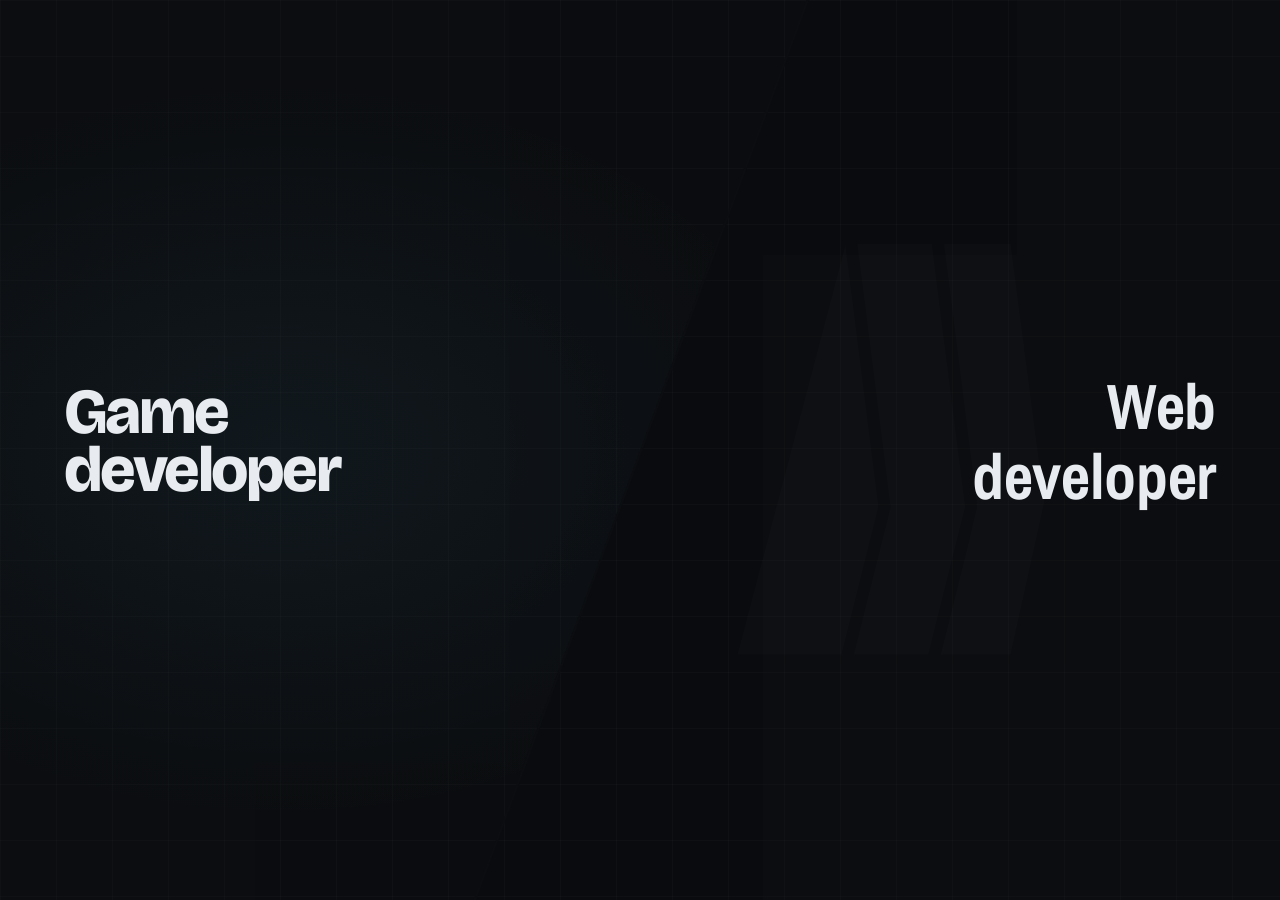
<file: index.html>
<!doctype html>
<html lang="en">
  <head>
    <meta charset="UTF-8" />
    <meta name="viewport" content="width=device-width, initial-scale=1.0" />
    <meta
      name="description"
      content="Mark Pardede — game developer and web developer. Choose a path."
    />
    <link rel="preconnect" href="https://fonts.googleapis.com" />
    <link rel="preconnect" href="https://fonts.gstatic.com" crossorigin />
    <link
      href="https://fonts.googleapis.com/css2?family=Archivo+Narrow:wght@700&family=Bricolage+Grotesque:opsz,wght@12..96,400;12..96,600;12..96,800&family=IBM+Plex+Mono:wght@400;500;600&display=swap"
      rel="stylesheet"
    />
    <link rel="stylesheet" href="assets/css/pages/persona-shared.css" />
    <link rel="stylesheet" href="assets/css/pages/landing.css" />
    <script type="module" src="assets/js/modules/landing.js"></script>
    <title>Mark Pardede — Choose Your Path</title>
  </head>
  <body>
    <main class="landing" data-landing>
      <a
        class="landing-panel landing-panel--game"
        href="game-dev.html"
        data-panel="game"
      >
        <div class="landing-panel__grid" aria-hidden="true"></div>
        <div class="landing-panel__content">
          <h2 class="landing-panel__title">Game<br />developer</h2>
          <div class="landing-panel__stats">
            <div class="landing-stat">
              <span class="landing-stat__label">shipped</span>
              <span class="landing-stat__value">3 games</span>
            </div>
            <div class="landing-stat">
              <span class="landing-stat__label">competitions</span>
              <span class="landing-stat__value landing-stat__value--highlight"
                >2 placed</span
              >
            </div>
            <div class="landing-stat">
              <span class="landing-stat__label">on store</span>
              <span class="landing-stat__value">App Store ×1</span>
            </div>
            <div class="landing-panel__cta">enter →</div>
          </div>
        </div>
      </a>

      <a
        class="landing-panel landing-panel--web"
        href="webdev.html"
        data-panel="web"
      >
        <div class="landing-panel__grid" aria-hidden="true"></div>
        <div class="landing-panel__mark" aria-hidden="true"></div>
        <div class="landing-panel__content">
          <h2 class="landing-panel__title">Web<br />developer</h2>
          <div class="landing-panel__stats">
            <div class="landing-stat">
              <span class="landing-stat__label">focus</span>
              <span class="landing-stat__value">front-end</span>
            </div>
            <div class="landing-stat">
              <span class="landing-stat__label">work</span>
              <span class="landing-stat__value">client &amp; personal</span>
            </div>
            <div class="landing-stat">
              <span class="landing-stat__label">status</span>
              <span class="landing-stat__value landing-stat__value--highlight"
                >available</span
              >
            </div>
            <div class="landing-panel__cta">enter →</div>
          </div>
        </div>
      </a>
    </main>
  </body>
</html>
</file>
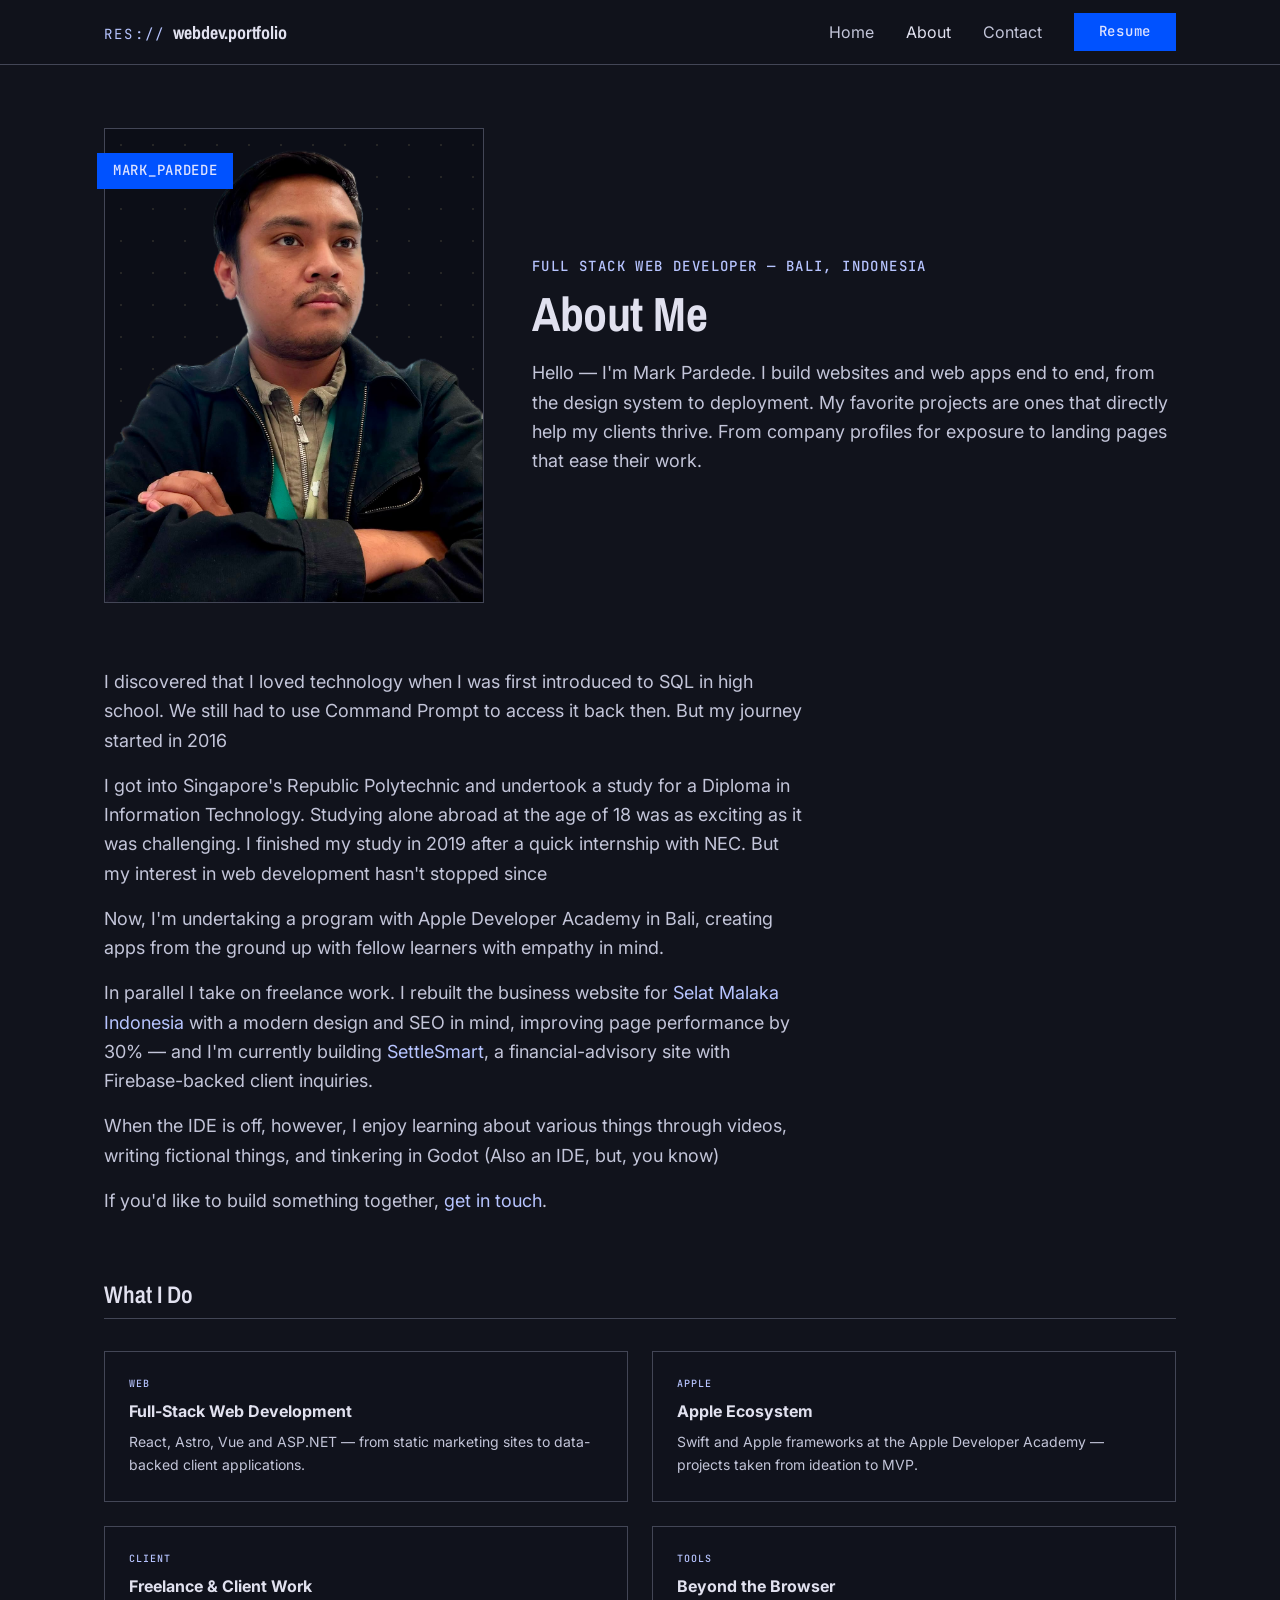
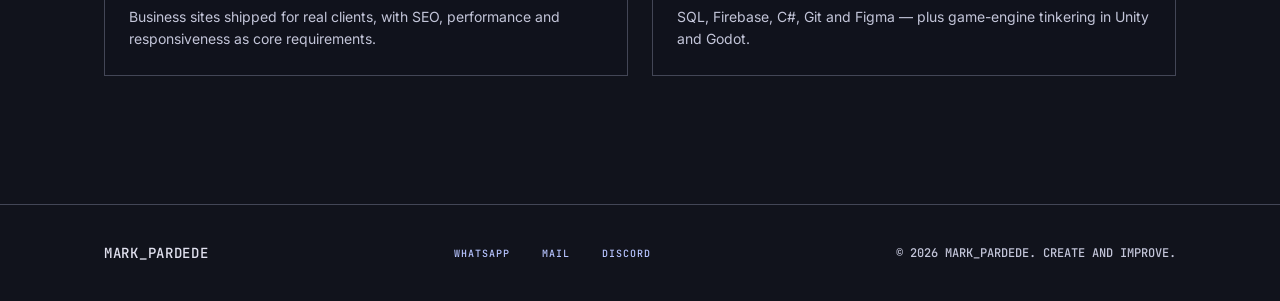
<file: about.html>
<!doctype html>
<html lang="en">
  <head>
    <meta charset="UTF-8" />
    <meta name="viewport" content="width=device-width, initial-scale=1.0" />
    <meta
      name="description"
      content="About Mark Pardede — full stack web developer based in Bali, Indonesia."
    />
    <script>
      document.documentElement.classList.add("js");
      addEventListener("load", function () {
        if (!document.documentElement.dataset.revealReady) {
          document.documentElement.classList.remove("js");
        }
      });
    </script>
    <link rel="preconnect" href="https://fonts.googleapis.com" />
    <link rel="preconnect" href="https://fonts.gstatic.com" crossorigin />
    <link
      href="https://fonts.googleapis.com/css2?family=Archivo+Narrow:wght@400;500;600;700&family=Inter:wght@400;500;600&family=JetBrains+Mono:wght@400;500&display=swap"
      rel="stylesheet"
    />
    <link rel="stylesheet" href="assets/css/main.css" />
    <script type="module" src="assets/js/main.js"></script>
    <title>Mark Pardede - About Me</title>
  </head>
  <body>
    <header class="site-header">
      <nav class="nav container">
        <a class="nav__logo" href="webdev.html" aria-label="Back to landing">
          <span class="nav__logo-prefix">res://</span>
          <span class="nav__logo-name">webdev.portfolio</span>
        </a>
        <div class="nav__list">
          <a class="nav__link" href="webdev.html">Home</a>
          <!-- <a class="nav__link" href="webdev.html">Projects</a>
          <a class="nav__link" href="webdev.html">Contract Work?</a> -->
          <a class="nav__link" href="about.html" aria-current="page">About</a>
          <a class="nav__link" href="#contact">Contact</a>
          <a class="btn btn--primary btn--sm u-label" href="resume.html">
            Resume
          </a>
        </div>
      </nav>
    </header>

    <main class="page">
      <section class="about container">
        <div class="about__hero" data-reveal>
          <div class="about__portrait">
            <img src="assets/img/portrait.png" alt="Portrait of Mark Pardede" />
            <span class="about__badge u-label">MARK_PARDEDE</span>
          </div>
          <div class="about__intro">
            <p class="about__role">
              Full Stack Web Developer — Bali, Indonesia
            </p>
            <h1 class="about__name">About Me</h1>
            <p class="about__lede">
              Hello — I'm Mark Pardede. I build websites and web apps end to
              end, from the design system to deployment. My favorite projects
              are ones that directly help my clients thrive. From company
              profiles for exposure to landing pages that ease their work.
            </p>
          </div>
        </div>

        <div class="about__prose" data-reveal>
          <p>
            I discovered that I loved technology when I was first introduced to
            SQL in high school. We still had to use Command Prompt to access it
            back then. But my journey started in 2016
          </p>
          <p>
            I got into Singapore's Republic Polytechnic and undertook a study
            for a Diploma in Information Technology. Studying alone abroad at
            the age of 18 was as exciting as it was challenging. I finished
            my study in 2019 after a quick internship with NEC. But my interest
            in web development hasn't stopped since
          </p>
          <p>
            Now, I'm undertaking a program with Apple Developer Academy in Bali,
            creating apps from the ground up with fellow learners with empathy
            in mind.
          </p>
          <p>
            In parallel I take on freelance work. I rebuilt the business website
            for
            <a href="https://selatmalaka.id" target="_blank" rel="noopener"
              >Selat Malaka Indonesia</a
            >
            with a modern design and SEO in mind, improving page performance by
            30% — and I'm currently building
            <a
              href="https://settlesmart.netlify.app/"
              target="_blank"
              rel="noopener"
              >SettleSmart</a
            >, a financial-advisory site with Firebase-backed client inquiries.
          </p>
          <p>
            When the IDE is off, however, I enjoy learning about various things
            through videos, writing fictional things, and tinkering in Godot
            (Also an IDE, but, you know)
          </p>

          <p>
            If you'd like to build something together,
            <a href="#contact">get in touch</a>.
          </p>
        </div>

        <div data-reveal>
        <h2 class="about__section-title">What I Do</h2>
        <div class="about__specialties">
          <article class="about-card">
            <span class="about-card__key">Web</span>
            <h3 class="about-card__title">Full-Stack Web Development</h3>
            <p class="about-card__desc">
              React, Astro, Vue and ASP.NET — from static marketing sites to
              data-backed client applications.
            </p>
          </article>
          <article class="about-card">
            <span class="about-card__key">Apple</span>
            <h3 class="about-card__title">Apple Ecosystem</h3>
            <p class="about-card__desc">
              Swift and Apple frameworks at the Apple Developer Academy —
              projects taken from ideation to MVP.
            </p>
          </article>
          <article class="about-card">
            <span class="about-card__key">Client</span>
            <h3 class="about-card__title">Freelance &amp; Client Work</h3>
            <p class="about-card__desc">
              Business sites shipped for real clients, with SEO, performance and
              responsiveness as core requirements.
            </p>
          </article>
          <article class="about-card">
            <span class="about-card__key">Tools</span>
            <h3 class="about-card__title">Beyond the Browser</h3>
            <p class="about-card__desc">
              SQL, Firebase, C#, Git and Figma — plus game-engine tinkering in
              Unity and Godot.
            </p>
          </article>
        </div>
        </div>
      </section>
    </main>

    <footer id="contact" class="site-footer">
      <div class="site-footer__inner container">
        <div class="site-footer__brand">MARK_PARDEDE</div>
        <nav class="site-footer__links" aria-label="Contact">
          <a
            class="site-footer__link"
            href="https://wa.me/6587304273"
            target="_blank"
            rel="noopener"
          >
            <span class="site-footer__link-key">WhatsApp</span>
          </a>
          <a class="site-footer__link" href="mailto:marklorens0705@gmail.com">
            <span class="site-footer__link-key">Mail</span>
          </a>
          <a
            class="site-footer__link"
            href="discord://-/users/311474445032095755"
            target="_blank"
            rel="noopener"
          >
            <span class="site-footer__link-key">Discord</span>
          </a>
        </nav>
        <p class="site-footer__note">
          © 2026 MARK_PARDEDE. CREATE AND IMPROVE.
        </p>
      </div>
    </footer>
  </body>
</html>
</file>
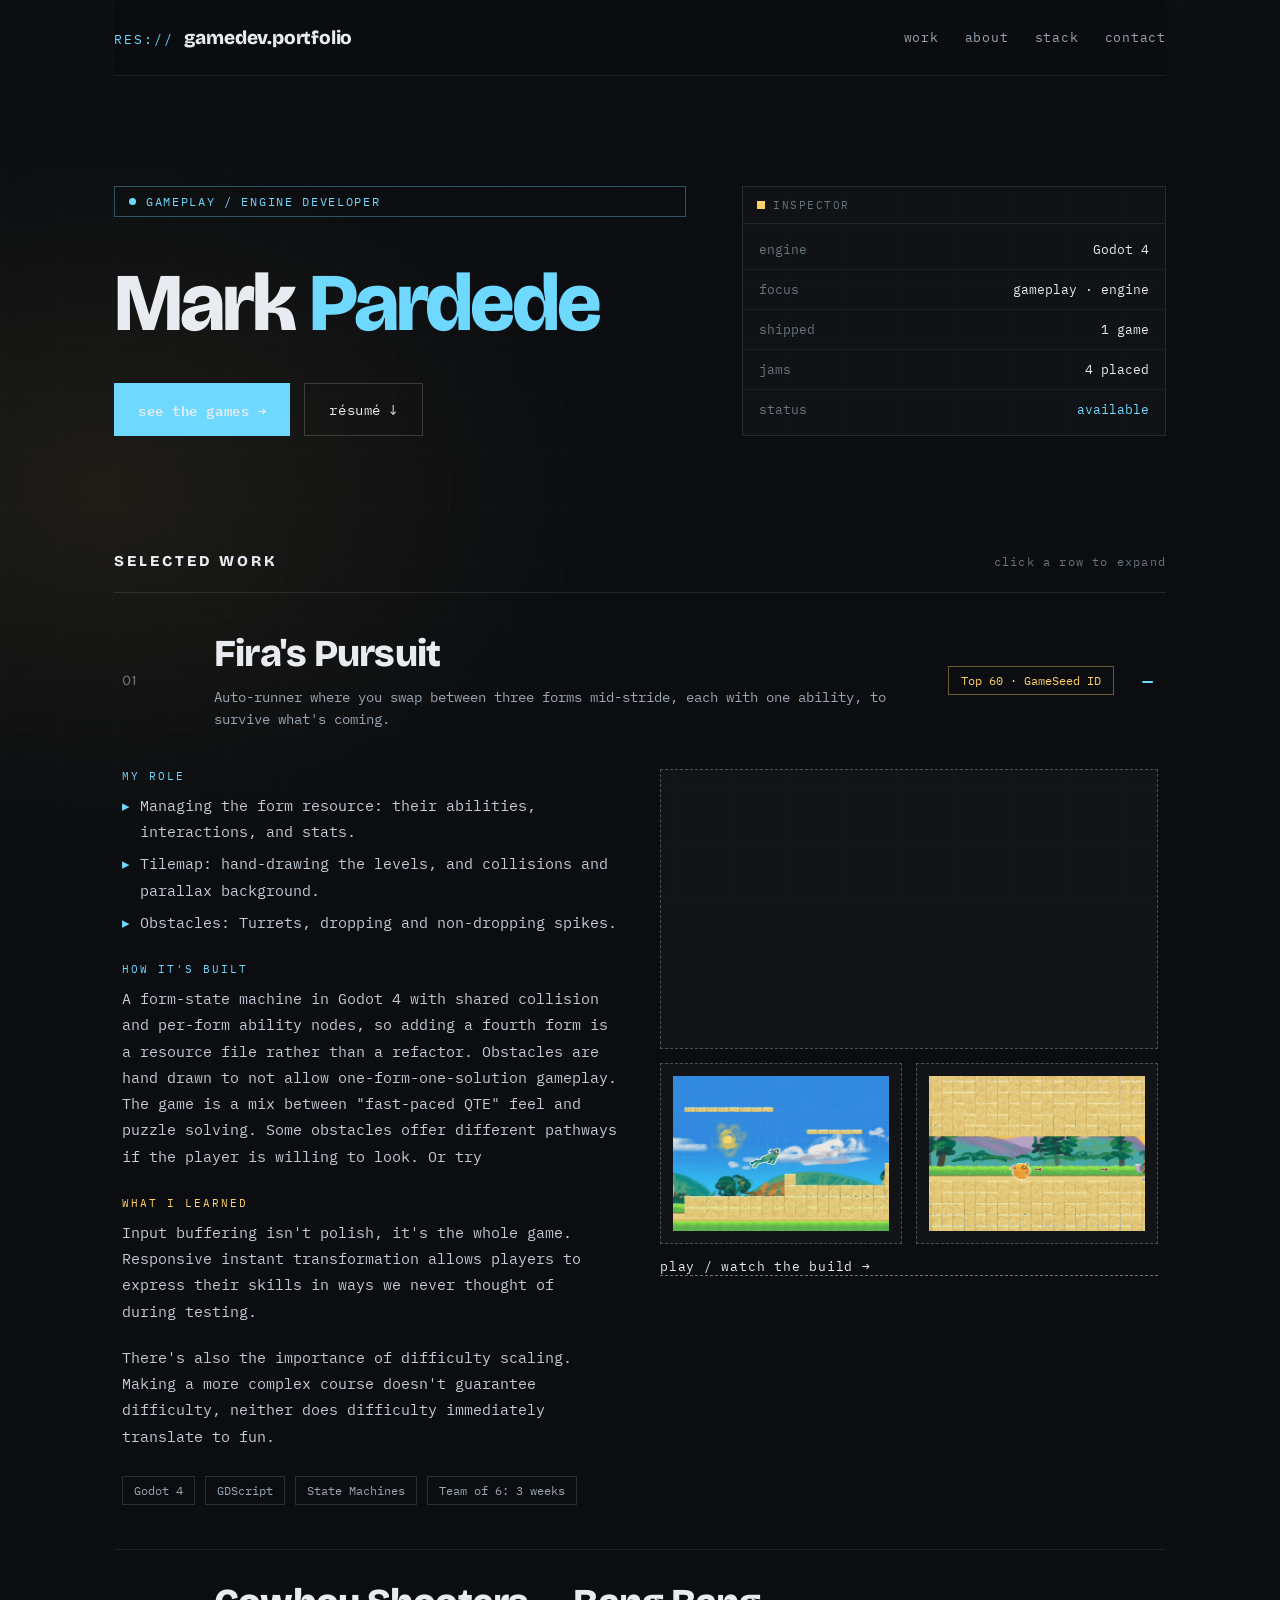
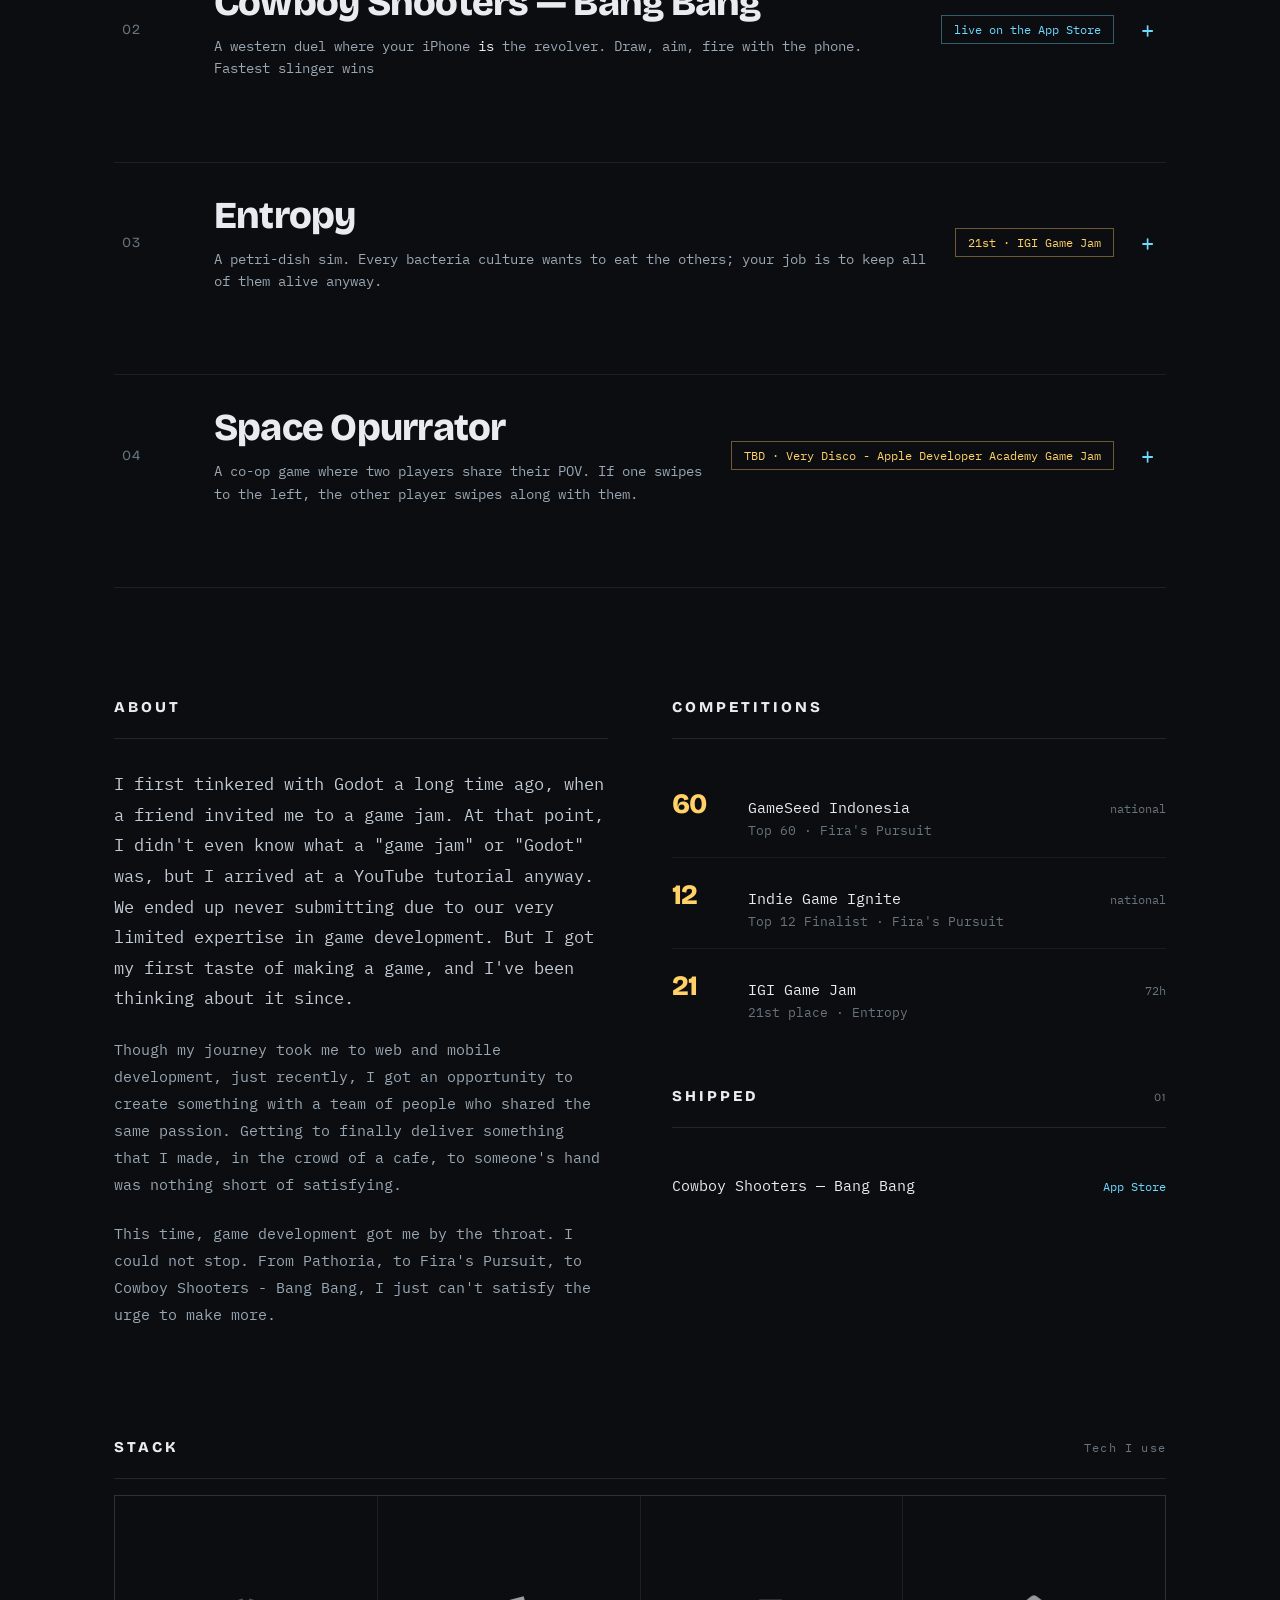
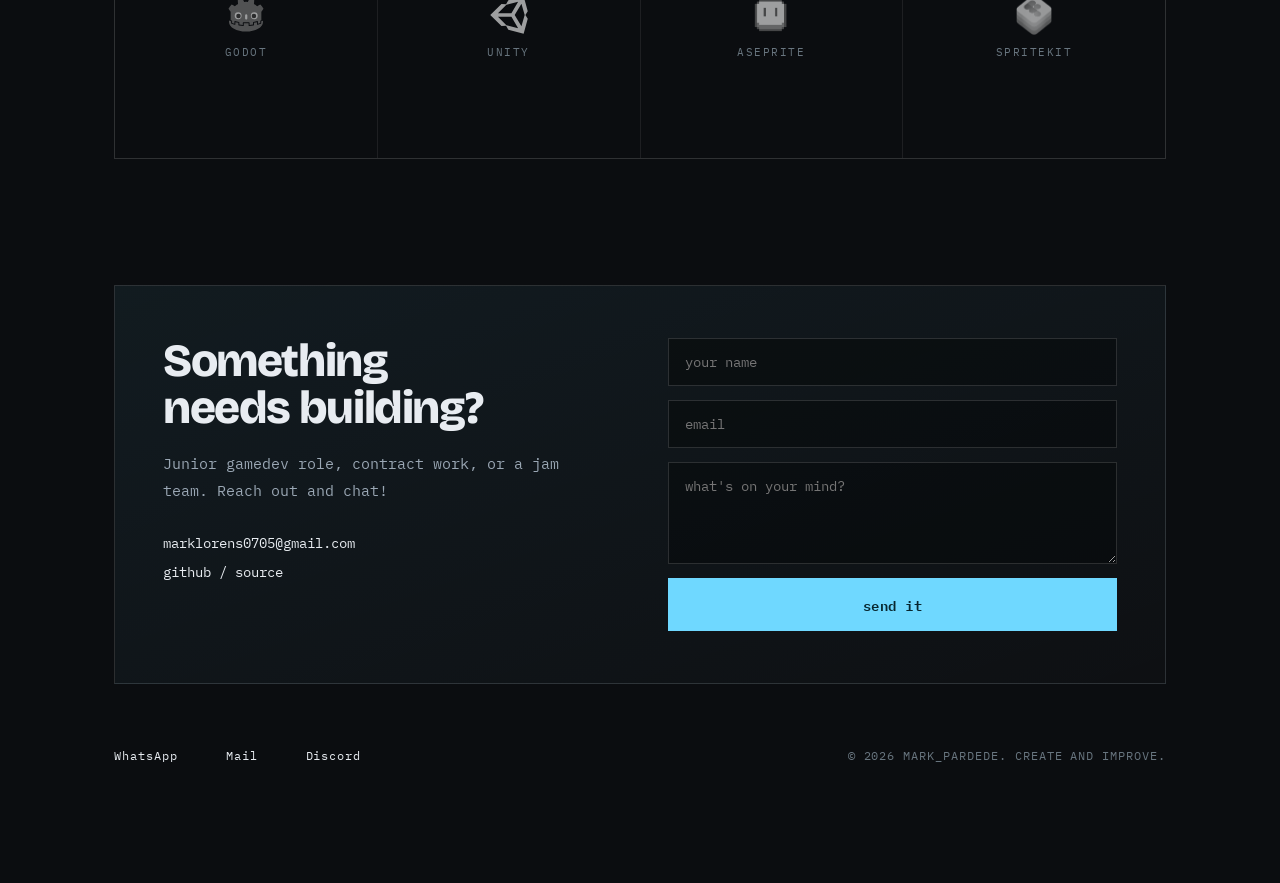
<file: game-dev.html>
<!doctype html>
<html lang="en">
  <head>
    <meta charset="UTF-8" />
    <meta name="viewport" content="width=device-width, initial-scale=1.0" />
    <meta
      name="description"
      content="Mark Pardede — game developer. Godot, gameplay systems, three shipped games."
    />
    <link rel="preconnect" href="https://fonts.googleapis.com" />
    <link rel="preconnect" href="https://fonts.gstatic.com" crossorigin />
    <link
      href="https://fonts.googleapis.com/css2?family=Bricolage+Grotesque:opsz,wght@12..96,400;12..96,600;12..96,800&family=IBM+Plex+Mono:wght@400;500;600&display=swap"
      rel="stylesheet"
    />
    <link rel="stylesheet" href="assets/css/pages/persona-shared.css" />
    <link rel="stylesheet" href="assets/css/pages/game-dev.css" />
    <script type="module" src="assets/js/modules/game-dev.js"></script>
    <title>Mark Pardede — Game Developer</title>
  </head>
  <body>
    <div class="gamedev">
      <div class="gamedev__grid" aria-hidden="true"></div>

      <div class="gamedev__container">
        <header class="gamedev__header">
          <a class="gamedev__logo" href="index.html">
            <span class="gamedev__logo-prefix">res://</span>
            <span class="gamedev__logo-name">gamedev.portfolio</span>
          </a>
          <nav class="gamedev__nav">
            <a href="#work">work</a>
            <a href="#about">about</a>
            <a href="#stack">stack</a>
            <a href="#contact">contact</a>
          </nav>
        </header>

        <section class="gamedev__hero">
          <div class="gamedev__left">
            <div class="gamedev__badge">
              <span class="gamedev__badge-dot"></span>
              Gameplay / Engine Developer
            </div>
            <h1 class="gamedev__title">
              Mark
              <span class="gamedev__title-accent">Pardede </span><br />
            </h1>
            <div class="gamedev__actions">
              <a class="gamedev-btn gamedev-btn--solid" href="#work"
                >see the games →</a
              >
              <a class="gamedev-btn gamedev-btn--outline" href="resume.html"
                >résumé ↓</a
              >
            </div>
          </div>

          <div class="gamedev__inspector">
            <div class="gamedev__inspector-head">
              <span class="gamedev__inspector-dot"></span> inspector
            </div>
            <div class="gamedev__inspector-body">
              <div class="gamedev__inspector-row">
                <span>engine</span><span>Godot 4</span>
              </div>
              <div class="gamedev__inspector-row">
                <span>focus</span><span>gameplay · engine</span>
              </div>
              <div class="gamedev__inspector-row">
                <span>shipped</span><span>1 game</span>
              </div>
              <div class="gamedev__inspector-row">
                <span>jams</span><span>4 placed</span>
              </div>
              <div class="gamedev__inspector-row gamedev__inspector-row--cyan">
                <span>status</span><span>available</span>
              </div>
            </div>
          </div>
        </section>

        <section id="work" class="gamedev-section gamedev-section--work">
          <div class="gamedev-section__head">
            <h2 class="gamedev-section__title">Selected work</h2>
            <span class="gamedev-section__hint">click a row to expand</span>
          </div>

          <article class="gamedev-case">
            <button
              class="gamedev-case__row"
              type="button"
              data-case-toggle="1"
              aria-expanded="true"
            >
              <span class="gamedev-case__index">01</span>
              <span>
                <h3 class="gamedev-case__title">Fira's Pursuit</h3>
                <p class="gamedev-case__hook">
                  Auto-runner where you swap between three forms mid-stride,
                  each with one ability, to survive what's coming.
                </p>
              </span>
              <span class="gamedev-case__meta">
                <span class="gamedev-case__badge gamedev-case__badge--gold"
                  >Top 60 · GameSeed ID</span
                >
                <span class="gamedev-case__sign" data-case-sign>−</span>
              </span>
            </button>
            <div class="gamedev-case__detail is-open" data-case-detail="1">
              <div class="gamedev-case__col">
                <div>
                  <div
                    class="gamedev-case__eyebrow gamedev-case__eyebrow--cyan"
                  >
                    My Role
                  </div>
                  <ul class="gamedev-case__text">
                    <li>
                      Managing the form resource: their abilities, interactions,
                      and stats.
                    </li>
                    <li>
                      Tilemap: hand-drawing the levels, and collisions and
                      parallax background.
                    </li>
                    <li>
                      Obstacles: Turrets, dropping and non-dropping spikes.
                    </li>
                  </ul>
                </div>
                <div>
                  <div
                    class="gamedev-case__eyebrow gamedev-case__eyebrow--cyan"
                  >
                    how it's built
                  </div>
                  <p class="gamedev-case__text">
                    A form-state machine in Godot 4 with shared collision and
                    per-form ability nodes, so adding a fourth form is a
                    resource file rather than a refactor. Obstacles are hand
                    drawn to not allow one-form-one-solution gameplay. The game
                    is a mix between "fast-paced QTE" feel and puzzle solving.
                    Some obstacles offer different pathways if the player is
                    willing to look. Or try
                  </p>
                </div>
                <div>
                  <div
                    class="gamedev-case__eyebrow gamedev-case__eyebrow--gold"
                  >
                    what I learned
                  </div>
                  <p class="gamedev-case__text">
                    Input buffering isn't polish, it's the whole game.
                    Responsive instant transformation allows players to express
                    their skills in ways we never thought of during testing.
                  </p>
                  <br />
                  <p class="gamedev-case__text">
                    There's also the importance of difficulty scaling. Making a
                    more complex course doesn't guarantee difficulty, neither
                    does difficulty immediately translate to fun.
                  </p>
                </div>
                <div class="gamedev-case__tags">
                  <span class="gamedev-case__tag">Godot 4</span>
                  <span class="gamedev-case__tag">GDScript</span>
                  <span class="gamedev-case__tag">State Machines</span>
                  <span class="gamedev-case__tag">Team of 6: 3 weeks</span>
                </div>
              </div>
              <div class="gamedev-case__media">
                <div class="gamedev-figure" style="aspect-ratio: 16 / 9">
                  <video
                    src="assets/img/firaspursuit/My%20Movie.mp4"
                    aria-label="Fira's Pursuit Banner GIF"
                    autoplay
                    muted
                    loop
                    playsinline
                    style="width: 100%; height: 100%; object-fit: cover"
                  ></video>
                </div>
                <div class="gamedev-case__media-row">
                  <div class="gamedev-figure" style="aspect-ratio: 4 / 3">
                    <img
                      src="assets/img/firaspursuit/FiraGameplay.png"
                      alt="Fira's Pursuit Frog Jumping Screenshot"
                      style="width: 100%; height: 100%; object-fit: cover"
                    />
                  </div>
                  <div class="gamedev-figure" style="aspect-ratio: 4 / 3">
                    <img
                      src="assets/img/firaspursuit/FirasArmadilo.png"
                      alt="Fira's Pursuit Armadillo Blocking Arrow Screenshot"
                      style="width: 100%; height: 100%; object-fit: cover"
                    />
                  </div>
                </div>
                <a
                  class="gamedev-case__link gamedev-todo"
                  href="https://seedacademy.itch.io/firas-pursuit"
                  target="_blank"
                  rel="noopener noreferrer"
                  >play / watch the build →</a
                >
              </div>
            </div>
          </article>

          <article class="gamedev-case">
            <button
              class="gamedev-case__row"
              type="button"
              data-case-toggle="2"
              aria-expanded="false"
            >
              <span class="gamedev-case__index">02</span>
              <span>
                <h3 class="gamedev-case__title">Cowboy Shooters — Bang Bang</h3>
                <p class="gamedev-case__hook">
                  A western duel where your iPhone <em>is</em> the revolver.
                  Draw, aim, fire with the phone. Fastest slinger wins
                </p>
              </span>
              <span class="gamedev-case__meta">
                <span class="gamedev-case__badge gamedev-case__badge--cyan"
                  >live on the App Store</span
                >
                <span class="gamedev-case__sign" data-case-sign>+</span>
              </span>
            </button>
            <div class="gamedev-case__detail" data-case-detail="2">
              <div class="gamedev-case__col">
                <div>
                  <div
                    class="gamedev-case__eyebrow gamedev-case__eyebrow--cyan"
                  >
                    my role
                  </div>
                  <ul class="gamedev-case__text">
                    <li>
                      Connectivity: Bonjour multipeer & Apple Network framework
                    </li>
                    <li>Countdown: NTP-style clock synchronization.</li>
                    <li>Leaderboard: Gamecenter access point.</li>
                  </ul>
                </div>
                <div>
                  <div
                    class="gamedev-case__eyebrow gamedev-case__eyebrow--cyan"
                  >
                    how it's built
                  </div>
                  <p class="gamedev-case__text">
                    The fix is a host-as-referee model — one phone is the single
                    source of truth for timing, the other renders what it
                    decides, so there's only one clock that matters. It runs on
                    raw Network + Bonjour rather than MultipeerConnectivity,
                    trading a hand-rolled wire protocol for tight control over a
                    strict two-peer pairing. The draw reads through CoreMotion;
                    the trigger binds to the volume button, not a touch target,
                    since reaching for the screen breaks the gun illusion.
                  </p>
                </div>
                <div>
                  <div
                    class="gamedev-case__eyebrow gamedev-case__eyebrow--gold"
                  >
                    what I learned
                  </div>
                  <p class="gamedev-case__text">
                    Fairness turned out to be a design problem before a
                    networking one — the fix wasn't optimizing latency, it was
                    picking one authority and no longer trying to reconcile two
                    independent judges.
                  </p>
                  <br />
                  <p class="gamedev-case__text">
                    Mixing UI frameworks is fine when the seam matches a real
                    difference in what each is good at — SwiftUI for menus,
                    SpriteKit for the duel, not an inconsistency.
                  </p>
                </div>
                <div class="gamedev-case__tags">
                  <span class="gamedev-case__tag">iOS</span>
                  <span class="gamedev-case__tag">Network + Bonjour</span>
                  <span class="gamedev-case__tag">SwiftUI · SpriteKit</span>
                  <span class="gamedev-case__tag">CoreMotion</span>
                  <span class="gamedev-case__tag">Combine</span>
                  <span class="gamedev-case__tag">Team of 6: 3 weeks</span>
                </div>
              </div>
              <div class="gamedev-case__media">
                <div class="gamedev-figure" style="aspect-ratio: 16 / 9">
                  <video
                    data-src="assets/img/cowboybb/CowboyBBDemo.mp4"
                    aria-label="Cowboy Bang Bang Demo Video"
                    preload="none"
                    muted
                    loop
                    playsinline
                    style="width: 100%; height: 100%; object-fit: cover"
                  ></video>
                </div>
                <div class="gamedev-case__media-row">
                  <div class="gamedev-figure" style="aspect-ratio: 4 / 3">
                    <img
                      src="assets/img/cowboybb/CowboyBBDuelReady.PNG"
                      alt="Cowboy Bang Bang Duel Ready Screen"
                      style="width: 100%; height: 100%; object-fit: cover"
                    />
                  </div>
                  <div class="gamedev-figure" style="aspect-ratio: 4 / 3">
                    <img
                      src="assets/img/cowboybb/CowboyBBVictory.PNG"
                      alt="Cowboy Bang Bang Victory Screen"
                      style="width: 100%; height: 100%; object-fit: cover"
                    />
                  </div>
                </div>
                <a
                  href="https://apps.apple.com/id/app/cowboy-shooter-bang-bang/id6786577343"
                  class="gamedev-case__link gamedev-todo"
                  target="_blank"
                  rel="noopener noreferrer"
                  >view on the App Store →</a
                >
              </div>
            </div>
          </article>

          <article class="gamedev-case">
            <button
              class="gamedev-case__row"
              type="button"
              data-case-toggle="3"
              aria-expanded="false"
            >
              <span class="gamedev-case__index">03</span>
              <span>
                <h3 class="gamedev-case__title">Entropy</h3>
                <p class="gamedev-case__hook">
                  A petri-dish sim. Every bacteria culture wants to eat the
                  others; your job is to keep all of them alive anyway.
                </p>
              </span>
              <span class="gamedev-case__meta">
                <span class="gamedev-case__badge gamedev-case__badge--gold"
                  >21st · IGI Game Jam</span
                >
                <span class="gamedev-case__sign" data-case-sign>+</span>
              </span>
            </button>
            <div class="gamedev-case__detail" data-case-detail="3">
              <div class="gamedev-case__col">
                <div>
                  <div
                    class="gamedev-case__eyebrow gamedev-case__eyebrow--cyan"
                  >
                    my role
                  </div>
                  <ul class="gamedev-case__text">
                    <li>Solo developer</li>
                    <li>Flock & predator behaviors</li>
                    <li>Ability and temperature HUD functionality</li>
                  </ul>
                </div>
                <div>
                  <div
                    class="gamedev-case__eyebrow gamedev-case__eyebrow--cyan"
                  >
                    how it's built
                  </div>
                  <p class="gamedev-case__text">
                    Every cell shares one base class carrying separation, wander
                    and containment; each species overrides exactly one method,
                    _steering(), and inherits everything else, that's the whole
                    extensibility story. The single shared lever is a static
                    temperature float every species answers to differently: one
                    moves faster in the cold, another dies past a threshold, a
                    third just swells. A Godot quirk sat underneath it all:
                    deleted cells linger until the frame ends, so two predators
                    could both claim the same prey.
                  </p>
                </div>
                <div>
                  <div
                    class="gamedev-case__eyebrow gamedev-case__eyebrow--gold"
                  >
                    what I learned
                  </div>
                  <p class="gamedev-case__text">
                    A shared base class earns its keep when subclasses only ever
                    add, never subtract — every species needed separation,
                    wander and containment, none needed to turn any of them off.
                  </p>
                  <br />
                  <p class="gamedev-case__text">
                    One well-chosen shared variable can carry more design depth
                    than a dozen bespoke systems — the temperature dial is just
                    a float, but because each species interprets it differently,
                    it produces cascading, ecosystem-wide consequences a much
                    bigger simulation would usually need to fake.
                  </p>
                </div>
                <div class="gamedev-case__tags">
                  <span class="gamedev-case__tag">Godot 4</span>
                  <span class="gamedev-case__tag">GDScript</span>
                  <span class="gamedev-case__tag">Data-Driven Resources</span>
                  <span class="gamedev-case__tag"
                    >Game Design from Pure Numbers</span
                  >
                  <span class="gamedev-case__tag">Team of 3: 72h</span>
                </div>
              </div>
              <div class="gamedev-case__media">
                <div class="gamedev-figure" style="aspect-ratio: 16 / 9">
                  <img
                    src="assets/img/entropy/EntropyGif.gif"
                    alt="Entropy Gameplay Gif"
                    style="width: 100%; height: 100%; object-fit: cover"
                  />
                </div>
                <div class="gamedev-case__media-row">
                  <div class="gamedev-figure" style="aspect-ratio: 4 / 3">
                    <img
                      src="assets/img/entropy/EntropyFullDish.png"
                      alt="Entropy with a Crowded Petri Dish"
                      style="width: 100%; height: 100%; object-fit: cover"
                    />
                  </div>
                  <div class="gamedev-figure" style="aspect-ratio: 4 / 3">
                    <img
                      src="assets/img/entropy/EntropyGameOver.png"
                      alt="Entropy Game Over Screen"
                      style="width: 100%; height: 100%; object-fit: cover"
                    />
                  </div>
                </div>
                <a
                  href="https://aesrath.itch.io/entropy"
                  class="gamedev-case__link gamedev-todo"
                  target="_blank"
                  rel="noopener noreferrer"
                  >play the jam build →</a
                >
              </div>
            </div>
          </article>

          <article class="gamedev-case">
            <button
              class="gamedev-case__row"
              type="button"
              data-case-toggle="4"
              aria-expanded="false"
            >
              <span class="gamedev-case__index">04</span>
              <span>
                <h3 class="gamedev-case__title">Space Opurrator</h3>
                <p class="gamedev-case__hook">
                  A co-op game where two players share their POV. If one swipes
                  to the left, the other player swipes along with them.
                </p>
              </span>
              <span class="gamedev-case__meta">
                <span class="gamedev-case__badge gamedev-case__badge--gold"
                  >TBD · Very Disco - Apple Developer Academy Game Jam</span
                >
                <span class="gamedev-case__sign" data-case-sign>+</span>
              </span>
            </button>
            <div class="gamedev-case__detail" data-case-detail="4">
              <div class="gamedev-case__col">
                <div>
                  <div
                    class="gamedev-case__eyebrow gamedev-case__eyebrow--cyan"
                  >
                    my role
                  </div>
                  <ul class="gamedev-case__text">
                    <li>
                      Button placement randomizer: ensures every button spawn is
                      random but still solvable.
                    </li>
                    <li>
                      Gestures: custom bar and gesture detection for the game's
                      "tools".
                    </li>
                    <li>
                      Levels as resources: creating a new level is a simple
                      drag-and-drop of which buttons and tools may spawn.
                    </li>
                  </ul>
                </div>
                <div>
                  <div
                    class="gamedev-case__eyebrow gamedev-case__eyebrow--cyan"
                  >
                    how it's built
                  </div>
                  <p class="gamedev-case__text">
                    The cockpit is one strip four screens wide, and each phone
                    is only a window onto part of it. Both phones share a single
                    camera position over the local network, so a swipe on one
                    drags the view on both — the jam's "compact" theme isn't
                    just art direction, it's the netcode. Each level is a
                    resource listing which buttons and tools are allowed to
                    spawn; the randomizer scatters them across the cockpit and
                    makes sure the target's code can still be entered from
                    wherever everything landed. Tools layer their own gesture
                    detection on top of plain taps, so later levels ask for more
                    than just pressing buttons.
                  </p>
                </div>
                <div>
                  <div
                    class="gamedev-case__eyebrow gamedev-case__eyebrow--gold"
                  >
                    what I learned
                  </div>
                  <p class="gamedev-case__text">
                    Randomness is only fun when it's fair. A purely random
                    layout will eventually deal an impossible cockpit, and in a
                    timed co-op game players don't blame the RNG — they blame
                    each other. Guaranteeing solvability up front is what makes
                    the chaos feel earned.
                  </p>
                  <br />
                  <p class="gamedev-case__text">
                    Turning levels into data paid off immediately. Once a level
                    was just a list of what's allowed to spawn, our designers
                    could tune the difficulty curve themselves without touching
                    code, and balancing became a design conversation instead of
                    a dev task.
                  </p>
                </div>
                <div class="gamedev-case__tags">
                  <span class="gamedev-case__tag">iOS</span>
                  <span class="gamedev-case__tag">Local Multiplayer</span>
                  <span class="gamedev-case__tag">Godot 4</span>
                  <span class="gamedev-case__tag">GDScript</span>
                  <span class="gamedev-case__tag">Data-Driven Levels</span>
                  <span class="gamedev-case__tag">Team of 6</span>
                </div>
              </div>
              <div class="gamedev-case__media">
                <div class="gamedev-figure" style="aspect-ratio: 16 / 9">
                  <video
                    data-src="assets/img/spaceopurrator/SpaceOpurrator.mp4"
                    aria-label="Space Opurrator Gameplay Video"
                    preload="none"
                    muted
                    loop
                    playsinline
                    style="width: 100%; height: 100%; object-fit: cover"
                  ></video>
                </div>
                <div class="gamedev-case__media-row">
                  <div class="gamedev-figure" style="aspect-ratio: 4 / 3">
                    <img
                      src="assets/img/spaceopurrator/SpaceOpurratorSplash.PNG"
                      alt="Space Opurrator Splash Screen"
                      style="width: 100%; height: 100%; object-fit: cover"
                    />
                  </div>
                  <div class="gamedev-figure" style="aspect-ratio: 4 / 3">
                    <img
                      src="assets/img/spaceopurrator/SpaceOpurratorGameOver.png"
                      alt="Space Opurrator Game Over Screen"
                      style="width: 100%; height: 100%; object-fit: cover"
                    />
                  </div>
                </div>
                <a
                  href="https://seedacademy.itch.io/space-opurrator-game"
                  class="gamedev-case__link gamedev-todo"
                  target="_blank"
                  rel="noopener noreferrer"
                  >play the jam build →</a
                >
              </div>
            </div>
          </article>

          <!-- <article class="gamedev-case gamedev-case--wip">
            <div class="gamedev-case__row">
              <span class="gamedev-case__index">04</span>
              <span>
                <h3 class="gamedev-case__title">Pathoria — in progress</h3>
                <p class="gamedev-case__hook">
                  Isometric puzzle game to highlight how employees in a
                  wheelchair are not completely hopeless in an office
                </p>
              </span>
              <span class="gamedev-case__badge gamedev-case__badge--wip"
                >WIP</span
              >
            </div>
          </article>
          <article class="gamedev-case gamedev-case--wip">
            <div class="gamedev-case__row">
              <span class="gamedev-case__index">05</span>
              <span>
                <h3 class="gamedev-case__title">
                  Actual Last War - in progress
                </h3>
                <p class="gamedev-case__hook">
                  A remake of the dubious "fake ads" on YouTube from Last
                  Survival. I just want to play the game they're showing in the
                  ads and not the actual city building game
                </p>
              </span>
              <span class="gamedev-case__badge gamedev-case__badge--wip"
                >WIP</span
              >
            </div>
          </article>-->
        </section>

        <section id="about" class="gamedev-section gamedev__about">
          <div>
            <h2 class="gamedev-subhead">About</h2>
            <div class="gamedev__bio">
              <p>
                I first tinkered with Godot a long time ago, when a friend
                invited me to a game jam. At that point, I didn't even know what
                a "game jam" or "Godot" was, but I arrived at a YouTube tutorial
                anyway. We ended up never submitting due to our very limited
                expertise in game development. But I got my first taste of
                making a game, and I've been thinking about it since.
              </p>
              <p>
                Though my journey took me to web and mobile development, just
                recently, I got an opportunity to create something with a team
                of people who shared the same passion. Getting to finally
                deliver something that I made, in the crowd of a cafe, to
                someone's hand was nothing short of satisfying.
              </p>
              <p>
                This time, game development got me by the throat. I could not
                stop. From Pathoria, to Fira's Pursuit, to Cowboy Shooters -
                Bang Bang, I just can't satisfy the urge to make more.
              </p>
            </div>
          </div>
          <div>
            <h2 class="gamedev-subhead">Competitions</h2>
            <div class="gamedev__awards">
              <div class="gamedev__award">
                <span class="gamedev__award-rank gamedev__award-rank--gold"
                  >60</span
                >
                <span>
                  <div class="gamedev__award-title">GameSeed Indonesia</div>
                  <div class="gamedev__award-sub">Top 60 · Fira's Pursuit</div>
                </span>
                <span class="gamedev__award-tag">national</span>
              </div>
              <div class="gamedev__award">
                <span class="gamedev__award-rank gamedev__award-rank--gold"
                  >12</span
                >
                <span>
                  <div class="gamedev__award-title">Indie Game Ignite</div>
                  <div class="gamedev__award-sub">
                    Top 12 Finalist · Fira's Pursuit
                  </div>
                </span>
                <span class="gamedev__award-tag">national</span>
              </div>
              <div class="gamedev__award">
                <span class="gamedev__award-rank gamedev__award-rank--gold"
                  >21</span
                >
                <span>
                  <div class="gamedev__award-title">IGI Game Jam</div>
                  <div class="gamedev__award-sub">21st place · Entropy</div>
                </span>
                <span class="gamedev__award-tag">72h</span>
              </div>
            </div>
            <h2 class="gamedev-subhead gamedev-subhead--count">
              Shipped <span class="gamedev-subhead__count">01</span>
            </h2>
            <ul class="gamedev__shipped">
              <li class="gamedev__shipped-item">
                <span class="gamedev__shipped-title"
                  >Cowboy Shooters — Bang Bang</span
                >
                <span class="gamedev__shipped-store">App Store</span>
              </li>
            </ul>
          </div>
        </section>

        <section id="stack" class="gamedev-section">
          <div class="gamedev-section__head">
            <h2 class="gamedev-section__title">Stack</h2>
            <span class="gamedev-section__hint">Tech I use</span>
          </div>
          <ul class="gamedev__stack-grid">
            <li class="gamedev-tech-tile">
              <img
                class="gamedev-tech-tile__logo"
                src="assets/img/techlogo/godot.svg"
                alt=""
                width="40"
                height="40"
              />
              <span class="gamedev-tech-tile__name">Godot</span>
            </li>
            <li class="gamedev-tech-tile">
              <img
                class="gamedev-tech-tile__logo gamedev-tech-tile__logo--invert"
                src="assets/img/techlogo/unity.svg"
                alt=""
                width="40"
                height="40"
              />
              <span class="gamedev-tech-tile__name">Unity</span>
            </li>
            <li class="gamedev-tech-tile">
              <img
                class="gamedev-tech-tile__logo"
                src="assets/img/techlogo/aseprite.png"
                alt=""
                width="40"
                height="40"
              />
              <span class="gamedev-tech-tile__name">Aseprite</span>
            </li>
            <li class="gamedev-tech-tile">
              <img
                class="gamedev-tech-tile__logo"
                src="assets/img/techlogo/spritekit.png"
                alt=""
                width="40"
                height="40"
              />
              <span class="gamedev-tech-tile__name">SpriteKit</span>
            </li>
          </ul>
        </section>

        <section id="contact" class="gamedev-section">
          <div class="gamedev__contact-card">
            <div class="gamedev__contact-grid">
              <div class="gamedev__contact-container">
                <h2 class="gamedev__contact-title">
                  Something needs building?
                </h2>
                <p class="gamedev__contact-lede">
                  Junior gamedev role, contract work, or a jam team. Reach out
                  and chat!
                </p>
                <div class="gamedev__contact-links">
                  <a href="mailto:marklorens0705@gmail.com"
                    >marklorens0705@gmail.com</a
                  >
                  <a
                    href="https://github.com/MarkLorens"
                    target="_blank"
                    rel="noopener"
                    >github / source</a
                  >
                </div>
              </div>
              <form class="gamedev__form" data-gamedev-form>
                <input placeholder="your name" />
                <input placeholder="email" />
                <textarea
                  placeholder="what's on your mind?"
                  rows="4"
                ></textarea>
                <button type="submit">send it</button>
              </form>
            </div>
          </div>
        </section>

        <footer class="gamedev__footer">
          <nav class="site-footer__links" aria-label="Contact">
            <a
              class="site-footer__link"
              href="https://wa.me/6587304273"
              target="_blank"
              rel="noopener"
            >
              <span class="site-footer__link-key">WhatsApp</span>
            </a>
            <a class="site-footer__link" href="mailto:marklorens0705@gmail.com">
              <span class="site-footer__link-key">Mail</span>
            </a>
            <a
              class="site-footer__link"
              href="discord://-/users/311474445032095755"
              target="_blank"
              rel="noopener"
            >
              <span class="site-footer__link-key">Discord</span>
            </a>
          </nav>
          <span>© 2026 MARK_PARDEDE. CREATE AND IMPROVE.</span>
        </footer>
      </div>
    </div>
  </body>
</html>
</file>
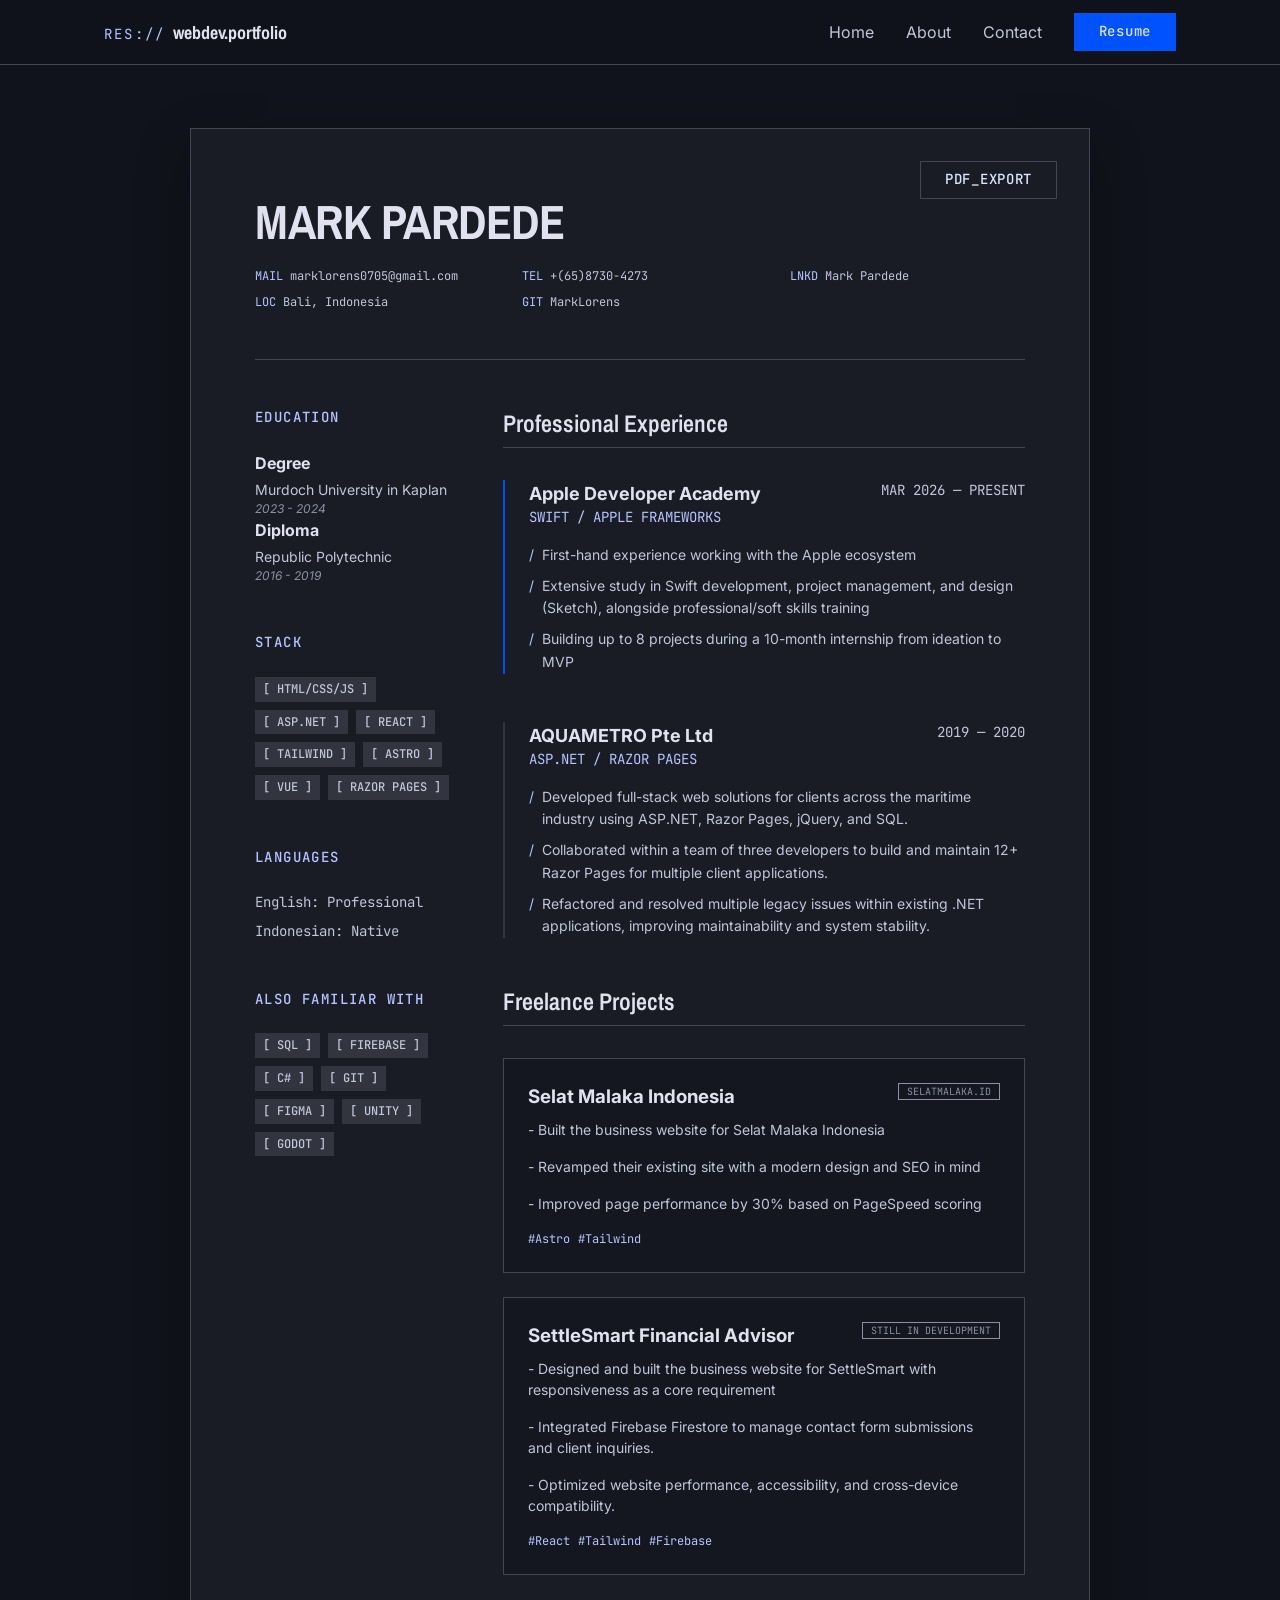
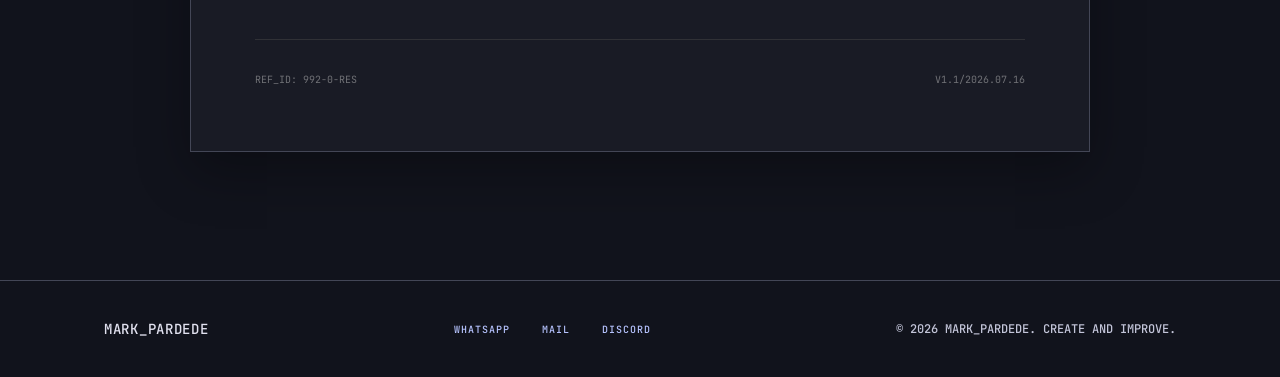
<file: resume.html>
<!doctype html>
<html lang="en">
  <head>
    <meta charset="UTF-8" />
    <meta name="viewport" content="width=device-width, initial-scale=1.0" />
    <meta
      name="description"
      content="Resume of Mark Pardede, full stack web developer."
    />
    <link rel="preconnect" href="https://fonts.googleapis.com" />
    <link rel="preconnect" href="https://fonts.gstatic.com" crossorigin />
    <link
      href="https://fonts.googleapis.com/css2?family=Archivo+Narrow:wght@400;500;600;700&family=Inter:wght@400;500;600&family=JetBrains+Mono:wght@400;500&display=swap"
      rel="stylesheet"
    />
    <link rel="stylesheet" href="assets/css/main.css" />
    <script type="module" src="assets/js/main.js"></script>
    <title>Mark Pardede - Resume</title>
  </head>
  <body>
    <header class="site-header no-print">
      <nav class="nav container">
        <a class="nav__logo" href="webdev.html" aria-label="Back to landing">
          <span class="nav__logo-prefix">res://</span>
          <span class="nav__logo-name">webdev.portfolio</span>
        </a>
        <div class="nav__list">
          <a class="nav__link" href="webdev.html">Home</a>
          <!-- <a class="nav__link" href="webdev.html">Projects</a>
          <a class="nav__link" href="webdev.html">Contract Work?</a> -->
          <a class="nav__link" href="about.html">About</a>
          <a class="nav__link" href="#contact">Contact</a>
          <a
            class="btn btn--primary btn--sm u-label"
            href="resume.html"
            aria-current="page"
          >
            Resume
          </a>
        </div>
      </nav>
    </header>

    <main class="page">
      <section class="resume container">
        <article class="resume__sheet">
          <div class="resume__download no-print">
            <a
              class="btn btn--sm u-label"
              type="button"
              href="public/Mark_Pardede_Resume.pdf"
              download="Mark_Pardede_Resume.pdf"
            >
              PDF_EXPORT
            </a>
          </div>

          <header class="resume__header">
            <h1 class="resume__name">Mark Pardede</h1>
            <div class="resume__contact">
              <a href="mailto:marklorens0705@gmail.com">
                <span class="resume__contact-key">MAIL</span>
                marklorens0705@gmail.com
              </a>
              <a
                href="https://wa.me/6587304273"
                target="_blank"
                rel="noopener noreferrer"
              >
                <span class="resume__contact-key">TEL</span> +(65)8730-4273
              </a>
              <a
                href="https://www.linkedin.com/in/mark-pardede-08a7b6182/"
                target="_blank"
                rel="noopener noreferrer"
                ><span class="resume__contact-key">LNKD</span> Mark Pardede</a
              >
              <p>
                <span class="resume__contact-key">LOC</span> Bali, Indonesia
              </p>
              <a
                href="https://github.com/MarkLorens"
                target="_blank"
                rel="noopener noreferrer"
                ><span class="resume__contact-key">GIT</span> MarkLorens</a
              >
            </div>
          </header>

          <hr class="resume__rule" />

          <div class="resume__grid">
            <aside class="resume__aside">
              <section>
                <h2 class="resume__aside-title">Education</h2>
                <div class="resume__entry-list">
                  <div>
                    <p class="resume__entry-name">Degree</p>
                    <p class="resume__entry-org">
                      Murdoch University in Kaplan
                    </p>
                    <p class="resume__entry-date">2023 - 2024</p>
                  </div>
                </div>
                <div class="resume__entry-list">
                  <div>
                    <p class="resume__entry-name">Diploma</p>
                    <p class="resume__entry-org">Republic Polytechnic</p>
                    <p class="resume__entry-date">2016 - 2019</p>
                  </div>
                </div>
              </section>

              <section>
                <h2 class="resume__aside-title">Stack</h2>
                <div class="resume__stack">
                  <span class="tag tag--caps">[ HTML/CSS/JS ]</span>
                  <span class="tag tag--caps">[ ASP.NET ]</span>
                  <span class="tag tag--caps">[ React ]</span>
                  <span class="tag tag--caps">[ Tailwind ]</span>
                  <span class="tag tag--caps">[ Astro ]</span>
                  <span class="tag tag--caps">[ Vue ]</span>
                  <span class="tag tag--caps">[ Razor Pages ]</span>
                </div>
              </section>

              <section>
                <h2 class="resume__aside-title">Languages</h2>
                <div class="resume__lang-list">
                  <p>English: Professional</p>
                  <p>Indonesian: Native</p>
                </div>
              </section>

              <section>
                <h2 class="resume__aside-title">Also Familiar With</h2>
                <div class="resume__stack">
                  <span class="tag tag--caps">[ SQL ]</span>
                  <span class="tag tag--caps">[ Firebase ]</span>
                  <span class="tag tag--caps">[ C# ]</span>
                  <span class="tag tag--caps">[ GIT ]</span>
                  <span class="tag tag--caps">[ Figma ]</span>
                  <span class="tag tag--caps">[ Unity ]</span>
                  <span class="tag tag--caps">[ Godot ]</span>
                </div>
              </section>
            </aside>

            <div class="resume__main">
              <section>
                <h2 class="resume__section-title">Professional Experience</h2>
                <div class="resume__jobs">
                  <article class="resume-job resume-job--current">
                    <div class="resume-job__header">
                      <div>
                        <h3 class="resume-job__title">
                          Apple Developer Academy
                        </h3>
                        <p class="resume-job__stack">
                          Swift / Apple Frameworks
                        </p>
                      </div>
                      <span class="resume-job__period">MAR 2026 — PRESENT</span>
                    </div>
                    <ul class="resume-job__points">
                      <li class="resume-job__point">
                        <span
                          >First-hand experience working with the Apple
                          ecosystem</span
                        >
                      </li>
                      <li class="resume-job__point">
                        <span
                          >Extensive study in Swift development, project
                          management, and design (Sketch), alongside
                          professional/soft skills training</span
                        >
                      </li>
                      <li class="resume-job__point">
                        <span
                          >Building up to 8 projects during a 10-month internship
                          from ideation to MVP</span
                        >
                      </li>
                    </ul>
                  </article>

                  <article class="resume-job">
                    <div class="resume-job__header">
                      <div>
                        <h3 class="resume-job__title">AQUAMETRO Pte Ltd</h3>
                        <p class="resume-job__stack">ASP.NET / Razor Pages</p>
                      </div>
                      <span class="resume-job__period">2019 — 2020</span>
                    </div>
                    <ul class="resume-job__points">
                      <li class="resume-job__point">
                        <span
                          >Developed full-stack web solutions for clients across
                          the maritime industry using ASP.NET, Razor Pages,
                          jQuery, and SQL.</span
                        >
                      </li>
                      <li class="resume-job__point">
                        <span
                          >Collaborated within a team of three developers to
                          build and maintain 12+ Razor Pages for multiple client
                          applications.</span
                        >
                      </li>
                      <li class="resume-job__point">
                        <span
                          >Refactored and resolved multiple legacy issues within
                          existing .NET applications, improving maintainability
                          and system stability.
                        </span>
                      </li>
                    </ul>
                  </article>
                </div>
              </section>

              <section>
                <h2 class="resume__section-title">Freelance Projects</h2>
                <div class="resume__projects">
                  <article class="resume-project">
                    <div class="resume-project__header">
                      <h3 class="resume-project__title">
                        Selat Malaka Indonesia
                      </h3>
                      <a
                        class="resume-project__badge"
                        href="https://selatmalaka.id"
                        target="_blank"
                        rel="noopener noreferrer"
                        >selatmalaka.id</a
                      >
                    </div>
                    <p class="resume-project__desc">
                      - Built the business website for Selat Malaka Indonesia
                    </p>
                    <p class="resume-project__desc">
                      - Revamped their existing site with a modern design and
                      SEO in mind
                    </p>
                    <p class="resume-project__desc">
                      - Improved page performance by 30% based on PageSpeed
                      scoring
                    </p>
                    <div class="resume-project__tags">
                      <span>#Astro</span>
                      <span>#Tailwind</span>
                    </div>
                  </article>
                  <article class="resume-project">
                    <div class="resume-project__header">
                      <h3 class="resume-project__title">
                        SettleSmart Financial Advisor
                      </h3>
                      <a
                        class="resume-project__badge"
                        href="https://settlesmart.netlify.app/"
                        target="_blank"
                        rel="noopener noreferrer"
                        >Still in Development</a
                      >
                    </div>
                    <p class="resume-project__desc">
                      - Designed and built the business website for SettleSmart
                      with responsiveness as a core requirement
                    </p>
                    <p class="resume-project__desc">
                      - Integrated Firebase Firestore to manage contact form
                      submissions and client inquiries.
                    </p>
                    <p class="resume-project__desc">
                      - Optimized website performance, accessibility, and
                      cross-device compatibility.
                    </p>
                    <div class="resume-project__tags">
                      <span>#React</span>
                      <span>#Tailwind</span>
                      <span>#Firebase</span>
                    </div>
                  </article>
                </div>
              </section>
            </div>
          </div>

          <footer class="resume__meta">
            <span>REF_ID: 992-0-RES</span>
            <span>V1.1/2026.07.16</span>
          </footer>
        </article>
      </section>
    </main>

    <footer id="contact" class="site-footer">
      <div class="site-footer__inner container">
        <div class="site-footer__brand">MARK_PARDEDE</div>
        <nav class="site-footer__links" aria-label="Contact">
          <a
            class="site-footer__link"
            href="https://wa.me/6587304273"
            target="_blank"
            rel="noopener"
          >
            <span class="site-footer__link-key">WhatsApp</span>
          </a>
          <a class="site-footer__link" href="mailto:marklorens0705@gmail.com">
            <span class="site-footer__link-key">Mail</span>
          </a>
          <a
            class="site-footer__link"
            href="discord://-/users/311474445032095755"
            target="_blank"
            rel="noopener"
          >
            <span class="site-footer__link-key">Discord</span>
          </a>
        </nav>
        <p class="site-footer__note">
          © 2026 MARK_PARDEDE. CREATE AND IMPROVE.
        </p>
      </div>
    </footer>
  </body>
</html>
</file>
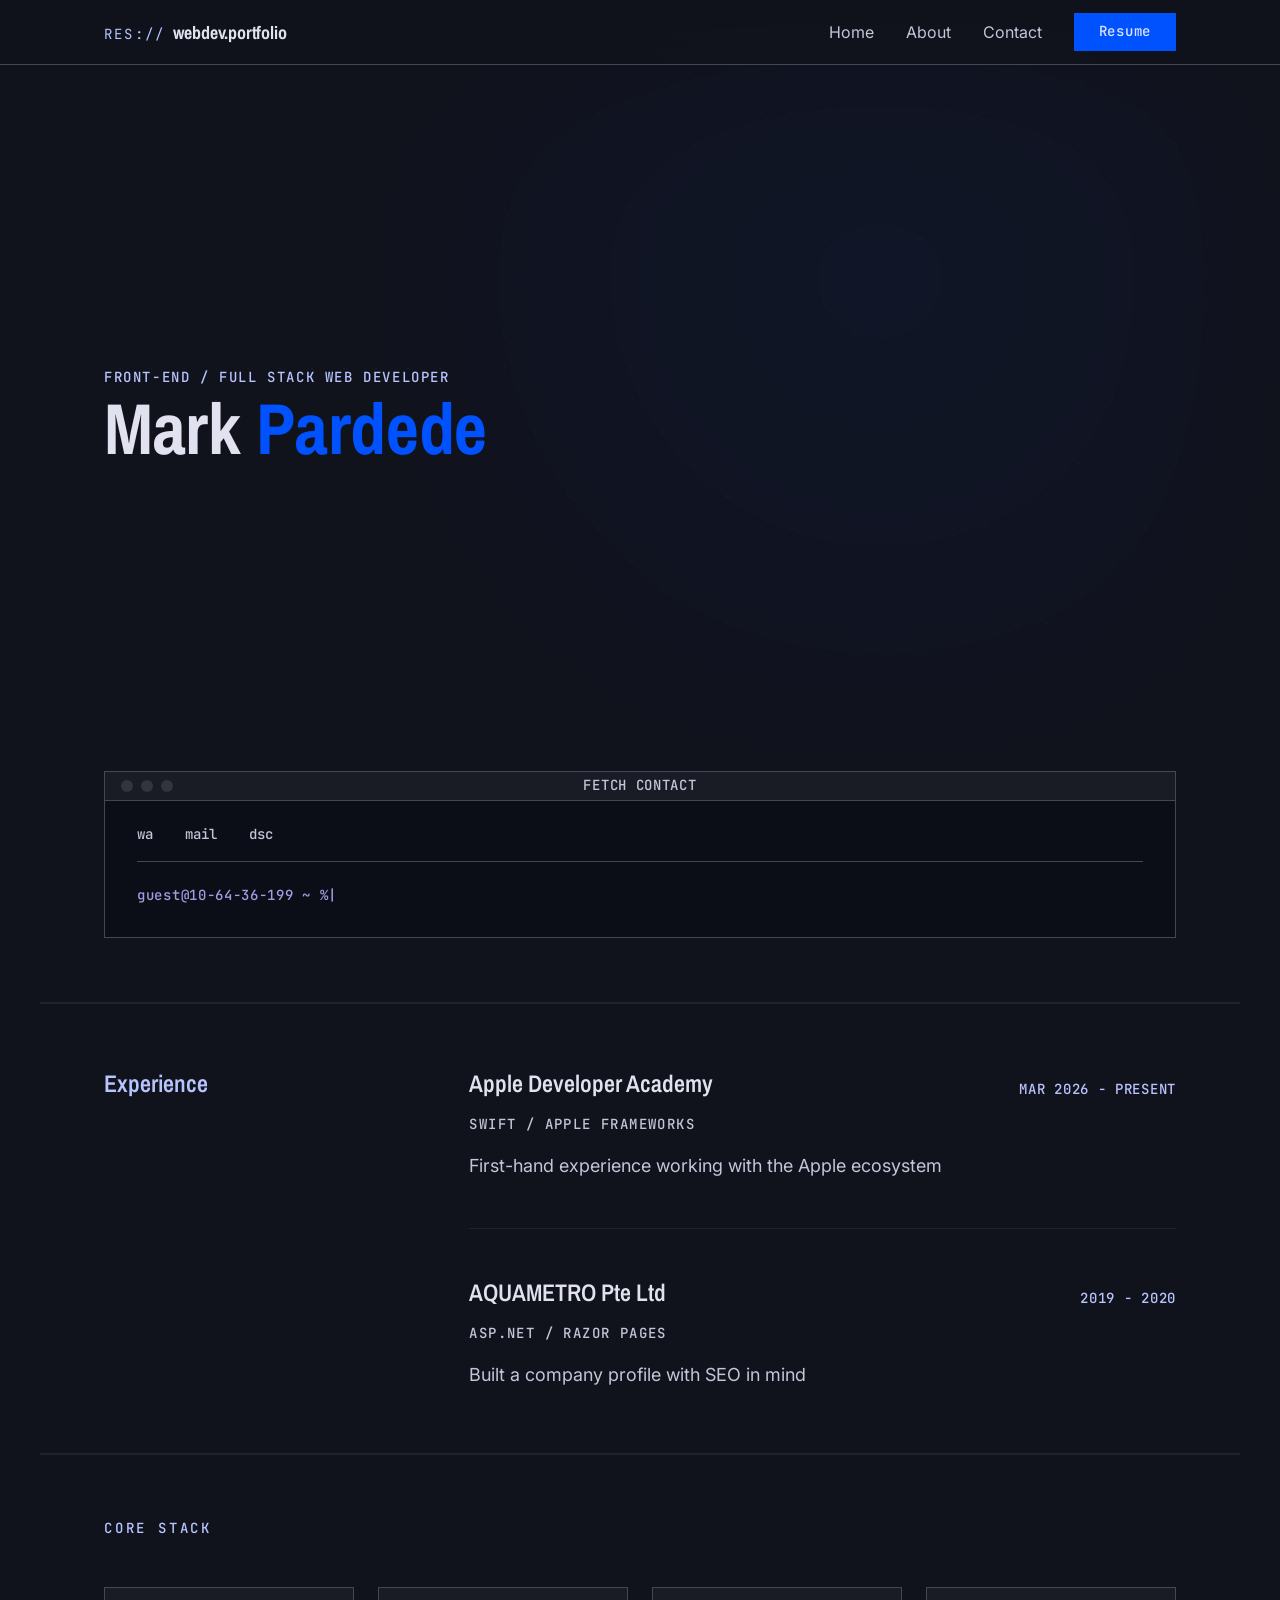
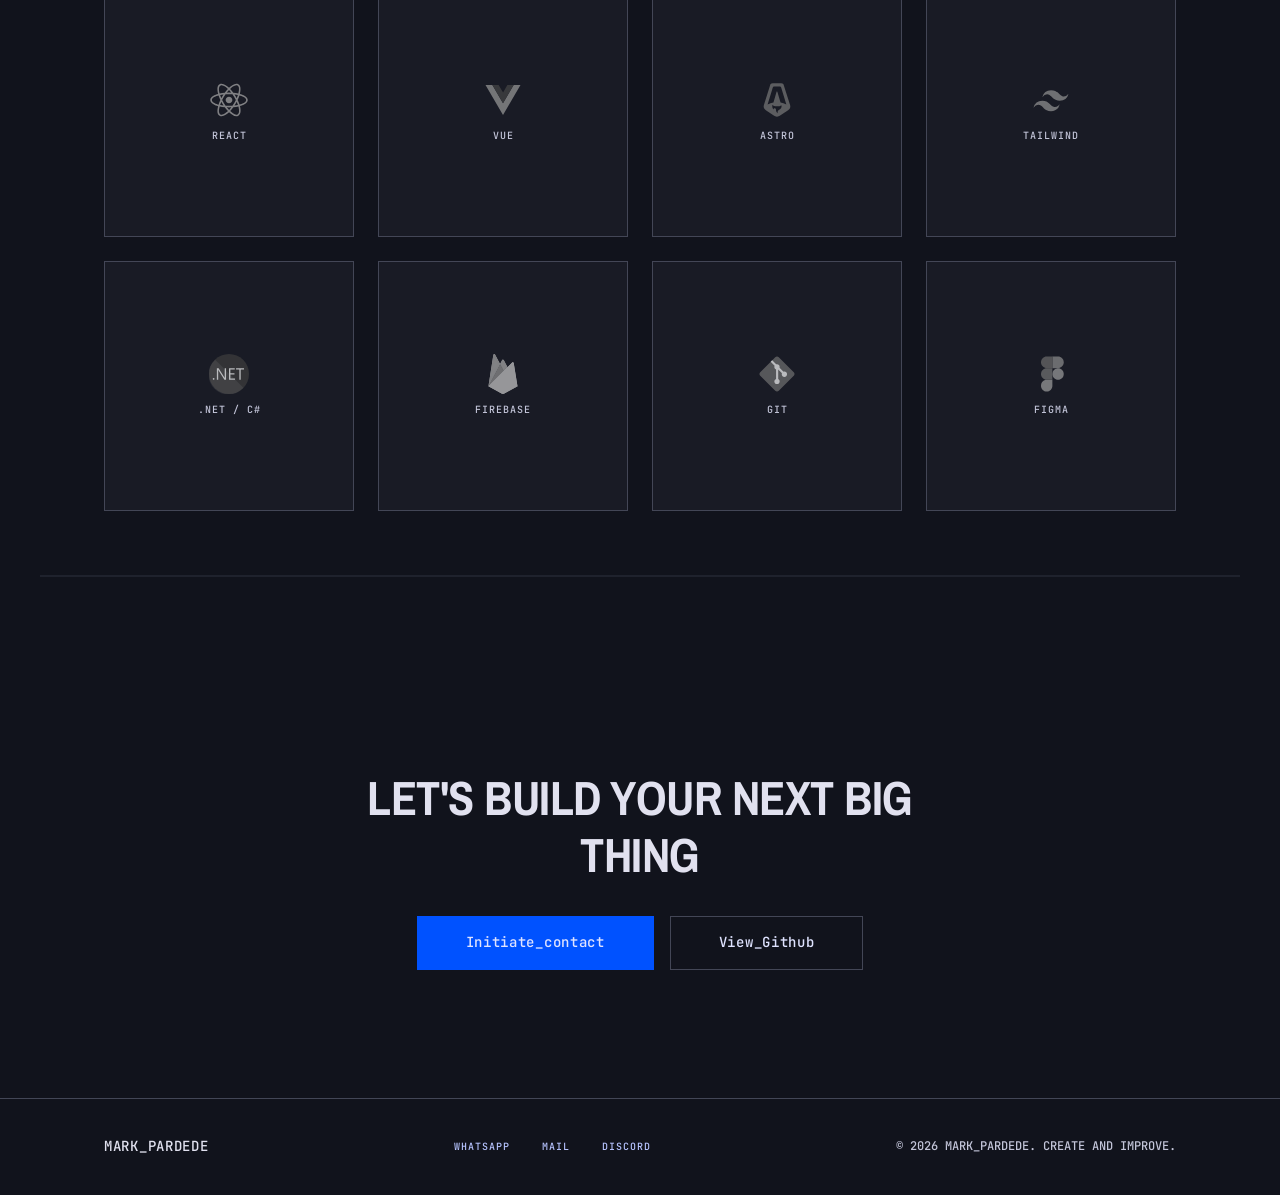
<file: webdev.html>
<!doctype html>
<html lang="en">
  <head>
    <meta charset="UTF-8" />
    <meta name="viewport" content="width=device-width, initial-scale=1.0" />
    <meta
      name="description"
      content="Mark Pardede — full stack web developer. Selected work, experience and contact."
    />
    <script>
      document.documentElement.classList.add("js");
      addEventListener("load", function () {
        if (!document.documentElement.dataset.revealReady) {
          document.documentElement.classList.remove("js");
        }
      });
    </script>
    <link rel="preconnect" href="https://fonts.googleapis.com" />
    <link rel="preconnect" href="https://fonts.gstatic.com" crossorigin />
    <link
      href="https://fonts.googleapis.com/css2?family=Archivo+Narrow:wght@400;500;600;700&family=Inter:wght@400;500;600&family=JetBrains+Mono:wght@400;500&display=swap"
      rel="stylesheet"
    />
    <link rel="stylesheet" href="assets/css/main.css" />
    <script type="module" src="assets/js/main.js"></script>
    <title>Mark Pardede - Full Stack Web Developer</title>
  </head>
  <body>
    <header class="site-header">
      <nav class="nav container">
        <a class="nav__logo" href="index.html" aria-label="Back to landing">
          <span class="nav__logo-prefix">res://</span>
          <span class="nav__logo-name">webdev.portfolio</span>
        </a>
        <div class="nav__list">
          <a class="nav__link" href="#">Home</a>
          <!-- <a class="nav__link" href="#">Projects</a>
          <a class="nav__link" href="#">Contract Work?</a> -->
          <a class="nav__link" href="about.html">About</a>
          <a class="nav__link" href="#contact">Contact</a>
          <a class="btn btn--primary btn--sm u-label" href="resume.html">
            Resume
          </a>
        </div>
      </nav>
    </header>

    <main class="page">
      <section id="hero" class="hero container" data-reveal>
        <div class="hero__backdrop">
          <div class="hero__glow"></div>
        </div>
        <div class="hero__main">
          <p class="hero__eyebrow">Front-End / Full Stack Web Developer</p>
          <h1 class="hero__title">Mark<span> Pardede</span></h1>
        </div>
      </section>

      <section id="terminal" class="terminal-section container" data-reveal>
        <div class="terminal u-label">
          <div class="terminal__titlebar">
            <div class="terminal__dots" aria-hidden="true">
              <span class="terminal__dot"></span>
              <span class="terminal__dot"></span>
              <span class="terminal__dot"></span>
            </div>
            <span class="terminal__title">Fetch Contact</span>
          </div>
          <div class="terminal__tabs">
            <button type="button" class="terminal__tab" data-cmd="wa">
              wa
            </button>
            <button type="button" class="terminal__tab" data-cmd="mail">
              mail
            </button>
            <button type="button" class="terminal__tab" data-cmd="dsc">
              dsc
            </button>
          </div>
          <div class="terminal__body" data-terminal-body>
            <p>
              <span class="terminal__prompt">guest@10-64-36-199 ~ %</span
              ><span class="terminal__cursor">|</span>
            </p>
          </div>
        </div>
      </section>

      <hr class="divider" />

      <section id="experience" class="experience container" data-reveal>
        <div class="experience__aside">
          <h2 class="experience__title">Experience</h2>
        </div>
        <div class="experience__list">
          <article class="experience-item">
            <div class="experience-item__header">
              <h3 class="experience-item__title">Apple Developer Academy</h3>
              <span class="experience-item__period u-label"
                >MAR 2026 - PRESENT</span
              >
            </div>
            <p class="experience-item__stack">Swift / Apple Frameworks</p>
            <p class="experience-item__body">
              First-hand experience working with the Apple ecosystem
            </p>
          </article>

          <div class="experience__divider"></div>

          <article class="experience-item">
            <div class="experience-item__header">
              <h3 class="experience-item__title">AQUAMETRO Pte Ltd</h3>
              <span class="experience-item__period u-label">2019 - 2020</span>
            </div>
            <p class="experience-item__stack">ASP.NET / Razor Pages</p>
            <p class="experience-item__body">
              Built a company profile with SEO in mind
            </p>
          </article>
        </div>
      </section>

      <!-- <hr class="divider" /> -->

      <!-- <section id="projects" class="projects container" data-reveal>
        <div class="projects__header">
          <h2 class="projects__title">Selected Work</h2>
          <span class="projects__count u-label">003 cases</span>
        </div>
        <div class="projects__grid">
          <article class="project-card">
            <div class="project-card__thumb"></div>
            <div class="project-card__body">
              <h3 class="project-card__title">Nexus UI Kit</h3>
              <p class="project-card__desc">
                A high-performance React component library built with Tailwind
                CSS and Framer Motion for enterprise-grade applications.
              </p>
              <div class="project-card__tags">
                <span class="tag">[ React ]</span>
                <span class="tag">[ Tailwind ]</span>
              </div>
              <a class="project-card__link u-label" href="#">
                VIEW PROJECT <span aria-hidden="true">></span>
              </a>
            </div>
          </article>

          <article class="project-card">
            <div class="project-card__thumb"></div>
            <div class="project-card__body">
              <h3 class="project-card__title">Nexus UI Kit</h3>
              <p class="project-card__desc">
                A high-performance React component library built with Tailwind
                CSS and Framer Motion for enterprise-grade applications.
              </p>
              <div class="project-card__tags">
                <span class="tag">[ React ]</span>
                <span class="tag">[ Tailwind ]</span>
              </div>
              <a class="project-card__link u-label" href="#">
                VIEW PROJECT <span aria-hidden="true">></span>
              </a>
            </div>
          </article>

          <article class="project-card">
            <div class="project-card__thumb"></div>
            <div class="project-card__body">
              <h3 class="project-card__title">Nexus UI Kit</h3>
              <p class="project-card__desc">
                A high-performance React component library built with Tailwind
                CSS and Framer Motion for enterprise-grade applications.
              </p>
              <div class="project-card__tags">
                <span class="tag">[ React ]</span>
                <span class="tag">[ Tailwind ]</span>
              </div>
              <a class="project-card__link u-label" href="#">
                VIEW PROJECT <span aria-hidden="true">></span>
              </a>
            </div>
          </article>
        </div>
      </section> -->

      <hr class="divider" />

      <section id="skills" class="skills container" data-reveal>
        <h2 class="skills__title">Core Stack</h2>
        <ul class="skills__grid">
          <li class="tech-tile">
            <img
              class="tech-tile__logo"
              src="assets/img/techlogo/react.svg"
              alt=""
              width="40"
              height="40"
            />
            <span class="tech-tile__name">React</span>
          </li>
          <li class="tech-tile">
            <img
              class="tech-tile__logo"
              src="assets/img/techlogo/vue.svg"
              alt=""
              width="40"
              height="40"
            />
            <span class="tech-tile__name">Vue</span>
          </li>
          <li class="tech-tile">
            <img
              class="tech-tile__logo"
              src="assets/img/techlogo/astro.svg"
              alt=""
              width="40"
              height="40"
            />
            <span class="tech-tile__name">Astro</span>
          </li>
          <li class="tech-tile">
            <img
              class="tech-tile__logo"
              src="assets/img/techlogo/tailwind.svg"
              alt=""
              width="40"
              height="40"
            />
            <span class="tech-tile__name">Tailwind</span>
          </li>
          <li class="tech-tile">
            <img
              class="tech-tile__logo"
              src="assets/img/techlogo/dotnet.svg"
              alt=""
              width="40"
              height="40"
            />
            <span class="tech-tile__name">.NET / C#</span>
          </li>
          <li class="tech-tile">
            <img
              class="tech-tile__logo"
              src="assets/img/techlogo/firebase.svg"
              alt=""
              width="40"
              height="40"
            />
            <span class="tech-tile__name">Firebase</span>
          </li>
          <li class="tech-tile">
            <img
              class="tech-tile__logo"
              src="assets/img/techlogo/git.svg"
              alt=""
              width="40"
              height="40"
            />
            <span class="tech-tile__name">Git</span>
          </li>
          <li class="tech-tile">
            <img
              class="tech-tile__logo"
              src="assets/img/techlogo/figma.svg"
              alt=""
              width="40"
              height="40"
            />
            <span class="tech-tile__name">Figma</span>
          </li>
        </ul>
      </section>

      <hr class="divider" />

      <section id="cta" class="cta container" data-reveal>
        <div class="cta__inner">
          <h2 class="cta__title">LET'S BUILD YOUR NEXT BIG THING</h2>
          <div class="cta__actions">
            <a
              class="btn btn--primary u-label"
              href="https://wa.me/6587304273"
              target="_blank"
              rel="noopener"
              >Initiate_contact</a
            >
            <a
              class="btn u-label"
              href="https://github.com/MarkLorens"
              target="_blank"
              rel="noopener noreferrer"
              >View_Github</a
            >
          </div>
        </div>
      </section>
    </main>

    <footer id="contact" class="site-footer">
      <div class="site-footer__inner container">
        <div class="site-footer__brand">MARK_PARDEDE</div>
        <nav class="site-footer__links" aria-label="Contact">
          <a
            class="site-footer__link"
            href="https://wa.me/6587304273"
            target="_blank"
            rel="noopener"
          >
            <span class="site-footer__link-key">WhatsApp</span>
          </a>
          <a class="site-footer__link" href="mailto:marklorens0705@gmail.com">
            <span class="site-footer__link-key">Mail</span>
          </a>
          <a
            class="site-footer__link"
            href="discord://-/users/311474445032095755"
            target="_blank"
            rel="noopener"
          >
            <span class="site-footer__link-key">Discord</span>
          </a>
        </nav>
        <p class="site-footer__note">
          © 2026 MARK_PARDEDE. CREATE AND IMPROVE.
        </p>
      </div>
    </footer>
  </body>
</html>
</file>
<file: assets/css/pages/persona-shared.css>
/* Shared brand tokens + reset for the "choose your path" pages
   (index.html, game-dev.html). Both personas live outside the core site's
   design system (assets/css/main.css) — this is their own small system.
   Link this file ALONGSIDE landing.css/game-dev.css, before it. */

html,
body {
  margin: 0;
  height: 100%;
  background: #0b0d10;
}

:root {
  /* Matches the core site's --layout-gutter breakpoint exactly (768px),
     so the page edge reads the same whichever "side" you're on. */
  --gutter: 20px;
}

@media (min-width: 768px) {
  :root {
    --gutter: 64px;
  }
}

:root {
  --landing-bg: #0b0d10;
  --landing-ink: #e8ecf1;
  --landing-muted: #68757f;
  --landing-secondary: #9aa7b4;
  --landing-dim: #c3ccd6;
  --landing-cyan: #6fd8ff;
  --landing-gold: #ffd166;
  --landing-on-cyan: #08272f;
  --landing-on-gold: #2b1f00;
  --landing-line: rgba(255, 255, 255, 0.09);
  --landing-font-head: "Bricolage Grotesque", sans-serif;
  --landing-font-mono: "IBM Plex Mono", ui-monospace, monospace;
  --landing-font-head-web: "Archivo Narrow", sans-serif;
  --landing-web-blue: #0052ff;
}

@media (prefers-reduced-motion: no-preference) {
  html {
    scroll-behavior: smooth;
  }
}
</file>
<file: assets/css/pages/landing.css>
/* Landing — dual-portfolio gate page (Game developer / Web developer).
   Tokens/reset are shared with game-dev.html via persona-shared.css (link
   that file first); this stylesheet is just the split-panel layout. */

.landing,
.landing * {
  box-sizing: border-box;
}

.landing {
  position: relative;
  width: 100%;
  height: 100vh;
  overflow: hidden;
  background: var(--landing-bg);
  color: var(--landing-ink);
  font-family: var(--landing-font-mono);
  animation: landing-rise-in 0.7s ease both;
}

@keyframes landing-rise-in {
  from {
    opacity: 0;
  }
  to {
    opacity: 1;
  }
}

@media (prefers-reduced-motion: reduce) {
  .landing {
    animation: none;
  }
}

.landing-panel {
  display: flex;
  flex-direction: column;
  justify-content: center;
  cursor: pointer;
  text-decoration: none;
  color: inherit;
}

.landing-panel__grid {
  position: absolute;
  inset: 0;
  pointer-events: none;
  opacity: 0.5;
  background-image:
    linear-gradient(rgba(255, 255, 255, 0.035) 1px, transparent 1px),
    linear-gradient(90deg, rgba(255, 255, 255, 0.035) 1px, transparent 1px);
  background-size: 56px 56px;
}

/* Web panel only — stands in for the gold glow the game panel uses (gold
   isn't part of the web persona's own palette). Logo.svg's own background
   rect (#121212) sits close enough to --landing-bg (#0b0d10) that at this
   opacity it disappears into the panel rather than reading as a tile. */
.landing-panel__mark {
  position: absolute;
  inset: 0;
  pointer-events: none;
  background-image: url("../../img/Logo.svg");
  background-repeat: no-repeat;
  background-position: 80% 50%;
  background-size: clamp(220px, 30vw, 420px) auto;
  opacity: 0.01;
  transition: opacity 0.4s ease;
}

.landing-panel--web:hover .landing-panel__mark,
.landing-panel--web:focus-visible .landing-panel__mark {
  opacity: 0.11;
}

.landing-panel__content {
  position: relative;
}

.landing-panel__title {
  margin: 0;
  font-family: var(--landing-font-head);
  font-weight: 800;
  font-size: clamp(38px, 5vw, 88px);
  line-height: 0.9;
  letter-spacing: -0.04em;
  color: var(--landing-ink);
  text-wrap: balance;
}

/* Respective typography: the web panel borrows its headline treatment
   verbatim from the core site's .hero__title (assets/css/pages/home.css),
   not Bricolage's display tightening — same size range so the layout
   doesn't shift, different face/weight/tracking so it reads as itself. */
.landing-panel--web .landing-panel__title {
  font-family: var(--landing-font-head-web);
  font-weight: 700;
  line-height: 1.1;
  letter-spacing: -0.02rem;
}

.landing-panel__stats {
  display: flex;
  flex-direction: column;
}

.landing-stat {
  display: flex;
  justify-content: space-between;
  gap: 20px;
  padding: 11px 0;
  font-size: 13px;
  border-top: 1px solid var(--landing-line);
}

.landing-stat__label {
  color: var(--landing-muted);
}

.landing-stat__value {
  color: var(--landing-dim);
}

/* Gold marks the one standout stat per panel — independent of which side's
   own accent (cyan/gold) that panel otherwise uses. */
.landing-stat__value--highlight {
  color: var(--landing-gold);
}

.landing-panel__cta {
  display: flex;
  align-items: center;
  gap: 11px;
  padding: 20px 0 0;
  font-size: 13px;
  font-weight: 600;
  letter-spacing: 0.06em;
}

.landing-panel--game .landing-panel__cta {
  color: var(--landing-cyan);
}

.landing-panel--web .landing-panel__cta {
  color: var(--landing-web-blue);
}

/* Desktop: full-bleed diagonal split, hover-revealed stats. */
@media (min-width: 769px) {
  .landing-panel {
    position: absolute;
    inset: 0;
    transition:
      background 0.4s ease,
      opacity 0.4s ease;
  }

  .landing-panel--game {
    align-items: flex-start;
    clip-path: polygon(0 0, 63% 0, 37% 100%, 0 100%);
    background:
      radial-gradient(
        760px 520px at 22% 50%,
        rgba(111, 216, 255, 0.055),
        transparent 72%
      ),
      var(--landing-bg);
  }

  .landing-panel--game:hover,
  .landing-panel--game:focus-visible {
    background:
      radial-gradient(
        760px 520px at 22% 50%,
        rgba(111, 216, 255, 0.149),
        transparent 72%
      ),
      var(--landing-bg);
  }

  .landing-panel--web {
    align-items: flex-end;
    clip-path: polygon(63.2% 0, 100% 0, 100% 100%, 37.2% 100%);
    background: var(--landing-bg);
  }

  /* No hover background swap here — the logo mark's opacity transition
     (.landing-panel__mark, above) is this panel's equivalent of the game
     panel's glow-on-hover. */

  /* Cross-panel dim: set by landing.js on the container, so it degrades
     gracefully (each panel's own hover/focus effects above still work)
     if the script fails to load. */
  .landing[data-hover="game"] .landing-panel--web,
  .landing[data-hover="web"] .landing-panel--game {
    opacity: 0.42;
  }

  .landing-panel__content {
    width: 42%;
    min-width: 280px;
    padding: 0 24px 0 clamp(32px, 5vw, 80px);
  }

  .landing-panel--web .landing-panel__content {
    padding: 0 clamp(32px, 5vw, 80px) 0 24px;
    text-align: right;
  }

  .landing-panel__stats {
    margin-top: 18px;
    max-height: 0;
    overflow: hidden;
    opacity: 0;
    transform: translateY(-10px);
    transition:
      max-height 0.42s cubic-bezier(0.22, 1, 0.36, 1),
      opacity 0.32s ease,
      transform 0.42s cubic-bezier(0.22, 1, 0.36, 1),
      margin-top 0.42s cubic-bezier(0.22, 1, 0.36, 1);
  }

  .landing-panel:hover .landing-panel__stats,
  .landing-panel:focus-visible .landing-panel__stats {
    margin-top: 36px;
    max-height: 240px;
    opacity: 1;
    transform: translateY(0);
  }

  @media (prefers-reduced-motion: reduce) {
    .landing-panel__stats {
      transition: opacity 0.2s ease;
    }
  }

  .landing-panel--web .landing-panel__cta {
    justify-content: flex-end;
  }
}

/* Mobile/tablet: the diagonal split relies on a 42%-wide content column
   inside a clip-path'd ancestor — below ~667px that column's 280px
   min-width overflows its clipped region and the heading gets visibly cut
   off. Stack instead: two full-width panels, stats always shown since
   touch has no hover to gate them on. */
@media (max-width: 768px) {
  .landing {
    height: auto;
    min-height: 100vh;
    overflow-y: auto;
  }

  .landing-panel {
    position: relative;
    align-items: flex-start;
    min-height: 50vh;
    padding: 48px 24px;
    background: var(--landing-bg);
  }

  .landing-panel__content {
    width: 100%;
  }

  .landing-panel__stats {
    margin-top: 24px;
  }

  .landing-panel--web .landing-panel__cta {
    justify-content: flex-start;
  }

  /* Content is left-aligned and full-width here (no diagonal seam to work
     around) — push the mark right, behind the empty space rather than
     under the text. */
  .landing-panel__mark {
    background-position: 92% 65%;
    background-size: clamp(160px, 55vw, 260px) auto;
  }
}
</file>
<file: assets/css/main.css>
/* The only stylesheet a page links to.
   Order matters: later layers are meant to win over earlier ones, so
   utilities come last. */

/* 1. Base — tokens, resets, element defaults. */
@import url("base/tokens.css");
@import url("base/reset.css");

/* 2. Layout — page scaffolding shared by every page. */
@import url("layout/container.css");
@import url("layout/header.css");
@import url("layout/footer.css");

/* 3. Components — reusable, page-agnostic blocks. */
@import url("components/button.css");
@import url("components/tag.css");
@import url("components/tech-tile.css");
@import url("components/terminal.css");
@import url("components/project-card.css");
@import url("components/experience-item.css");

/* 4. Pages — composition specific to one page. */
@import url("pages/home.css");
@import url("pages/resume.css");
@import url("pages/about.css");

/* 5. Utilities — single-purpose overrides. */
@import url("utilities/animations.css");
@import url("utilities/text.css");
@import url("utilities/print.css");
</file>
<file: assets/css/pages/game-dev.css>
/* Game developer portfolio — translated from Portfolio.dc.html.
   Shares tokens/reset with landing.css via persona-shared.css (link that
   file first). <image-slot> (an editor-only, drag-and-drop image component
   that only works inside the Claude Design runtime) becomes .gamedev-figure,
   a plain static placeholder using the same dashed-ring empty-state look. */

.gamedev,
.gamedev * {
  box-sizing: border-box;
}

.gamedev {
  position: relative;
  min-height: 100vh;
  background:
    radial-gradient(
      900px 520px at 78% -8%,
      rgba(111, 216, 255, 0.16),
      transparent 70%
    ),
    radial-gradient(
      700px 500px at 8% 12%,
      rgba(255, 209, 102, 0.08),
      transparent 70%
    ),
    var(--landing-bg);
  color: var(--landing-ink);
  font-family: var(--landing-font-mono);
  overflow-x: hidden;
}

.gamedev a {
  color: var(--landing-ink);
  text-decoration: none;
}

.gamedev a:hover {
  color: var(--landing-ink);
}

.gamedev ::selection {
  background: var(--landing-cyan);
  color: var(--landing-bg);
}

.gamedev__grid {
  position: fixed;
  inset: 0;
  pointer-events: none;
  z-index: 0;
  opacity: 0.5;
  background-image:
    linear-gradient(rgba(255, 255, 255, 0.035) 1px, transparent 1px),
    linear-gradient(90deg, rgba(255, 255, 255, 0.035) 1px, transparent 1px);
  background-size: 56px 56px;
}

.gamedev__container {
  position: relative;
  z-index: 1;
  max-width: 1180px;
  margin: 0 auto;
  padding: 0 var(--gutter) 120px;
}

/* Header */
.gamedev__header {
  display: flex;
  align-items: center;
  justify-content: space-between;
  gap: 24px;
  padding: 26px 0;
  border-bottom: 1px solid rgba(255, 255, 255, 0.08);
  position: sticky;
  top: 0;
  background: rgba(11, 13, 16, 0.82);
  backdrop-filter: blur(10px);
  z-index: 20;
}

.gamedev__logo {
  display: flex;
  align-items: baseline;
  gap: 10px;
  color: inherit;
}

.gamedev__logo:hover {
  color: inherit;
}

.gamedev__logo-prefix {
  font-size: 13px;
  letter-spacing: 0.16em;
  text-transform: uppercase;
  color: var(--landing-cyan);
}

.gamedev__logo-name {
  font-family: var(--landing-font-head);
  font-weight: 800;
  font-size: 19px;
  letter-spacing: -0.01em;
  color: var(--landing-ink);
}

.gamedev__nav {
  display: flex;
  gap: 26px;
  font-size: 13px;
  letter-spacing: 0.06em;
}

.gamedev__nav a {
  color: var(--landing-secondary);
}

.gamedev__nav a:hover {
  color: var(--landing-ink);
}

/* Hero */
.gamedev__hero {
  display: grid;
  grid-template-columns: 1.35fr 1fr;
  gap: 56px;
  align-items: end;
  padding: 110px 0 84px;
  animation: gamedev-rise-in 0.7s ease both;
}

.gamedev__left {
  display: flex;
  flex-direction: column;
  justify-content: space-between;
  height: 100%;
}
@keyframes gamedev-rise-in {
  from {
    opacity: 0;
    transform: translateY(18px);
  }
  to {
    opacity: 1;
    transform: none;
  }
}

@keyframes gamedev-blink {
  50% {
    opacity: 0.25;
  }
}

@media (prefers-reduced-motion: reduce) {
  .gamedev__hero {
    animation: none;
  }
}

.gamedev__badge {
  display: inline-flex;
  align-items: center;
  gap: 10px;
  padding: 7px 14px;
  border: 1px solid rgba(111, 216, 255, 0.35);
  font-size: 12px;
  letter-spacing: 0.14em;
  text-transform: uppercase;
  color: var(--landing-cyan);
  margin-bottom: 34px;
}

.gamedev__badge-dot {
  width: 7px;
  height: 7px;
  border-radius: 50%;
  background: var(--landing-cyan);
  animation: gamedev-blink 1.6s steps(1, end) infinite;
}

@media (prefers-reduced-motion: reduce) {
  .gamedev__badge-dot {
    animation: none;
  }
}

.gamedev__title {
  font-family: var(--landing-font-head);
  font-weight: 800;
  font-size: clamp(46px, 6.4vw, 86px);
  line-height: 0.94;
  letter-spacing: -0.035em;
  margin: 0 0 28px;
  text-wrap: balance;
}

.gamedev__title-accent {
  color: var(--landing-cyan);
}

.gamedev__lede {
  font-size: 16px;
  line-height: 1.75;
  color: var(--landing-secondary);
  max-width: 52ch;
  margin: 0 0 36px;
  text-wrap: pretty;
}

.gamedev__actions {
  display: flex;
  gap: 14px;
  flex-wrap: wrap;
}

.gamedev-btn {
  display: inline-flex;
  align-items: center;
  gap: 10px;
  padding: 15px 24px;
  font-size: 14px;
  letter-spacing: 0.04em;
  transition:
    background-color 0.2s ease,
    border-color 0.2s ease,
    color 0.2s ease;
}

.gamedev-btn--solid {
  background: var(--landing-cyan);
  color: var(--landing-on-cyan);
  font-weight: 600;
}

.gamedev-btn--solid:hover {
  background: var(--landing-bg);
  color: var(--landing-on-gold);
}

.gamedev-btn--outline {
  border: 1px solid rgba(255, 255, 255, 0.18);
  color: var(--landing-ink);
}

.gamedev-btn--outline:hover {
  border-color: var(--landing-cyan);
  color: var(--landing-cyan);
}

/* Inspector panel */
.gamedev__inspector {
  border: 1px solid rgba(255, 255, 255, 0.1);
  background: rgba(255, 255, 255, 0.025);
  overflow: hidden;
}

.gamedev__inspector-head {
  display: flex;
  align-items: center;
  gap: 8px;
  padding: 11px 14px;
  border-bottom: 1px solid rgba(255, 255, 255, 0.08);
  font-size: 11px;
  letter-spacing: 0.14em;
  text-transform: uppercase;
  color: var(--landing-muted);
}

.gamedev__inspector-dot {
  width: 8px;
  height: 8px;
  background: var(--landing-gold);
}

.gamedev__inspector-body {
  padding: 6px 0;
}

.gamedev__inspector-row {
  display: flex;
  justify-content: space-between;
  gap: 16px;
  padding: 11px 16px;
  font-size: 13px;
  border-bottom: 1px solid rgba(255, 255, 255, 0.05);
}

.gamedev__inspector-row:last-child {
  border-bottom: none;
}

.gamedev__inspector-row span:first-child {
  color: var(--landing-muted);
}

.gamedev__inspector-row--gold span:last-child {
  color: var(--landing-gold);
}

.gamedev__inspector-row--cyan span:last-child {
  color: var(--landing-cyan);
}

/* Section headings */
.gamedev-section {
  padding: 110px 0 0;
}

.gamedev-section--work {
  padding-top: 32px;
}

.gamedev-section__head {
  display: flex;
  align-items: baseline;
  justify-content: space-between;
  gap: 24px;
  padding-bottom: 22px;
  border-bottom: 1px solid rgba(255, 255, 255, 0.1);
  margin-bottom: 8px;
}

.gamedev-section__title {
  font-family: var(--landing-font-head);
  font-weight: 800;
  font-size: 15px;
  letter-spacing: 0.2em;
  text-transform: uppercase;
  margin: 0;
  color: var(--landing-ink);
}

.gamedev-section__hint {
  font-size: 12px;
  color: var(--landing-muted);
  letter-spacing: 0.1em;
}

/* A standalone bordered heading (About / Competitions / Stack) — same type
   as .gamedev-section__title but carries its own border rather than sharing
   a flex row with a hint. */
.gamedev-subhead {
  font-family: var(--landing-font-head);
  font-weight: 800;
  font-size: 15px;
  letter-spacing: 0.2em;
  text-transform: uppercase;
  margin: 0 0 30px;
  padding-bottom: 22px;
  border-bottom: 1px solid rgba(255, 255, 255, 0.1);
  color: var(--landing-ink);
}

/* Case studies */
.gamedev-case {
  border-bottom: 1px solid rgba(255, 255, 255, 0.08);
}

.gamedev-case__row {
  display: grid;
  grid-template-columns: 64px 1fr auto;
  gap: 28px;
  align-items: center;
  width: 100%;
  padding: 30px 8px;
  border: 0;
  background: none;
  font: inherit;
  color: inherit;
  text-align: left;
  cursor: pointer;
  transition: background-color 0.2s ease;
}

.gamedev-case__row:hover {
  background: rgba(111, 216, 255, 0.05);
}

.gamedev-case__index {
  font-family: var(--landing-font-head);
  font-size: 14px;
  color: var(--landing-muted);
  letter-spacing: 0.1em;
}

.gamedev-case__title {
  font-family: var(--landing-font-head);
  font-weight: 800;
  font-size: clamp(26px, 3vw, 38px);
  letter-spacing: -0.02em;
  margin: 0 0 10px;
  color: var(--landing-ink);
}

.gamedev-case__hook {
  margin: 0;
  font-size: 14px;
  color: var(--landing-secondary);
  line-height: 1.6;
}

.gamedev-case__hook em {
  font-style: normal;
  color: var(--landing-ink);
}

.gamedev-case__meta {
  display: flex;
  align-items: center;
  gap: 22px;
}

.gamedev-case__badge {
  font-size: 12px;
  padding: 6px 12px;
  border: 1px solid;
  white-space: nowrap;
}

.gamedev-case__badge--gold {
  border-color: rgba(255, 209, 102, 0.4);
  color: var(--landing-gold);
}

.gamedev-case__badge--cyan {
  border-color: rgba(111, 216, 255, 0.4);
  color: var(--landing-cyan);
}

.gamedev-case__sign {
  font-size: 22px;
  color: var(--landing-cyan);
  width: 22px;
  text-align: center;
}

.gamedev-case__detail {
  display: grid;
  grid-template-columns: minmax(0, 1fr) minmax(0, 1fr);
  gap: 40px;
  padding: 8px 8px 44px;
  max-height: 0;
  opacity: 0;
  overflow: hidden;
  transition:
    max-height 0.5s cubic-bezier(0.22, 1, 0.36, 1),
    opacity 0.35s ease;
}

.gamedev-case__detail.is-open {
  max-height: 4000px;
  opacity: 1;
}

@media (prefers-reduced-motion: reduce) {
  .gamedev-case__detail {
    transition: opacity 0.2s ease;
  }
}

.gamedev-case__col {
  display: flex;
  flex-direction: column;
  gap: 26px;
}

.gamedev-case__eyebrow {
  font-size: 11px;
  letter-spacing: 0.18em;
  text-transform: uppercase;
  margin-bottom: 10px;
}

.gamedev-case__eyebrow--cyan {
  color: var(--landing-cyan);
}

.gamedev-case__eyebrow--gold {
  color: var(--landing-gold);
}

.gamedev-case__text {
  margin: 0;
  font-size: 15px;
  line-height: 1.75;
  color: var(--landing-dim);
  text-wrap: pretty;
}

ul.gamedev-case__text {
  padding: 0;
  list-style: none;
  display: grid;
  gap: 6px;
}

ul.gamedev-case__text li {
  position: relative;
  padding-left: 18px;
}

ul.gamedev-case__text li::before {
  content: "▸";
  position: absolute;
  left: 0;
  color: var(--landing-cyan);
}

.gamedev-case__text em {
  font-style: normal;
  color: var(--landing-ink);
  border-bottom: 1px solid var(--landing-cyan);
}

.gamedev-case__tags {
  display: flex;
  gap: 10px;
  flex-wrap: wrap;
  font-size: 12px;
  color: var(--landing-secondary);
}

.gamedev-case__tag {
  padding: 6px 11px;
  border: 1px solid rgba(255, 255, 255, 0.14);
}

.gamedev-case__media {
  display: flex;
  flex-direction: column;
  gap: 14px;
}

.gamedev-case__media-row {
  display: grid;
  grid-template-columns: minmax(0, 1fr) minmax(0, 1fr);
  gap: 14px;
}

.gamedev-case__link {
  font-size: 13px;
  letter-spacing: 0.06em;
  transition: transform 0.25s cubic-bezier(0.4, 0, 0.2, 1);
}

.gamedev-case__link:hover {
  cursor: pointer;
  transform: translateX(10px);
}

/* Static stand-in for <image-slot> — a user-fillable placeholder that only
   works inside the Claude Design runtime. Reuses its dashed-ring empty-state
   look with plain CSS. */
.gamedev-figure {
  display: flex;
  align-items: center;
  justify-content: center;
  text-align: center;
  padding: 12px;
  width: 100%;
  border: 1.5px dashed rgba(255, 255, 255, 0.25);
  background: rgba(255, 255, 255, 0.03);
  color: var(--landing-secondary);
  font-size: 11px;
  letter-spacing: 0.06em;
  text-transform: uppercase;
}

/* Unwritten/unlinked content — same dashed-underline convention as the core
   site's .u-todo, adapted for inline text in this palette. */
.gamedev-todo {
  color: var(--landing-muted);
  border-bottom: 1px dashed var(--landing-muted);
  cursor: default;
}

/* Work-in-progress row (#4) — not interactive. */
.gamedev-case--wip {
  opacity: 0.72;
}

.gamedev-case--wip .gamedev-case__row {
  cursor: default;
  padding: 30px 8px;
}

.gamedev-case--wip .gamedev-case__row:hover {
  background: none;
}

.gamedev-case--wip .gamedev-case__title {
  color: var(--landing-secondary);
}

.gamedev-case--wip .gamedev-case__hook {
  color: var(--landing-muted);
}

.gamedev-case__badge--wip {
  border: 1px dashed rgba(255, 255, 255, 0.22);
  color: var(--landing-muted);
}

/* About + Competitions */
.gamedev__about {
  display: grid;
  grid-template-columns: 1fr 1fr;
  gap: 64px;
  align-items: start;
}

.gamedev__bio p {
  margin: 0 0 22px;
  text-wrap: pretty;
}

.gamedev__bio p:last-child {
  margin-bottom: 0;
}

.gamedev__bio p:first-child {
  font-size: 17px;
  line-height: 1.8;
  color: var(--landing-dim);
}

.gamedev__bio p:not(:first-child) {
  font-size: 15px;
  line-height: 1.8;
  color: var(--landing-secondary);
}

.gamedev__awards {
  display: flex;
  flex-direction: column;
  gap: 2px;
}

.gamedev__award {
  display: grid;
  grid-template-columns: auto 1fr auto;
  gap: 20px;
  align-items: baseline;
  padding: 18px 0;
  border-bottom: 1px solid rgba(255, 255, 255, 0.06);
}

.gamedev__awards + .gamedev-subhead {
  margin-top: 48px;
}

.gamedev-subhead--count {
  display: flex;
  justify-content: space-between;
  align-items: baseline;
}

.gamedev-subhead__count {
  font-size: 11px;
  font-weight: 400;
  letter-spacing: 0.1em;
  color: var(--landing-muted);
}

.gamedev__shipped {
  margin: 0;
  padding: 0;
  list-style: none;
}

.gamedev__shipped-item {
  display: flex;
  justify-content: space-between;
  align-items: baseline;
  gap: 20px;
  padding: 18px 0;
  border-bottom: 1px solid rgba(255, 255, 255, 0.06);
}

.gamedev__shipped-item:last-child {
  border-bottom: none;
}

.gamedev__shipped-title {
  font-size: 15px;
}

.gamedev__shipped-store {
  font-size: 12px;
  color: var(--landing-cyan);
}

.gamedev__award:last-child {
  border-bottom: none;
}

.gamedev__award-rank {
  font-family: var(--landing-font-head);
  font-weight: 800;
  font-size: 28px;
  letter-spacing: -0.02em;
  /* Each .gamedev__award is its own independent grid, so nothing ties the
     rank column's width across rows — a longer value (e.g. "TBD" vs "21")
     widens only its own row, knocking the title column out of alignment.
     A shared min-width keeps every row's second column starting at the
     same x regardless of what the rank text says; content past this still
     grows the box rather than clipping. */
  display: inline-block;
  min-width: 56px;
}

.gamedev__award-rank--gold {
  color: var(--landing-gold);
}

.gamedev__award-rank--cyan {
  color: var(--landing-cyan);
}

.gamedev__award-title {
  font-size: 15px;
  margin-bottom: 5px;
}

.gamedev__award-sub {
  font-size: 13px;
  color: var(--landing-muted);
}

.gamedev__award-tag {
  font-size: 12px;
  color: var(--landing-muted);
}

/* Stack — logo wall, mirrors the web persona's .tech-tile (monochrome at
   rest, brand-lit on hover) but skinned to this page's own tokens since the
   two persona pages don't share a stylesheet. */
.gamedev__stack-grid {
  display: grid;
  grid-template-columns: repeat(4, minmax(0, 1fr));
  gap: 1px;
  background: rgba(255, 255, 255, 0.08);
  border: 1px solid rgba(255, 255, 255, 0.08);
  padding: 0;
  list-style: none;
}

.gamedev-tech-tile {
  display: flex;
  flex-direction: column;
  align-items: center;
  justify-content: center;
  gap: 10px;
  aspect-ratio: 1;
  padding: 22px;
  background: var(--landing-bg);
  transition: background-color 0.2s ease;
}

.gamedev-tech-tile:hover {
  background: rgba(111, 216, 255, 0.06);
}

.gamedev-tech-tile__logo {
  width: 40px;
  height: 40px;
  object-fit: contain;
  opacity: 0.6;
  filter: grayscale(1);
  transition:
    filter 0.3s ease,
    opacity 0.3s ease;
}

.gamedev-tech-tile:hover .gamedev-tech-tile__logo {
  opacity: 1;
  filter: none;
}

/* Unity ships a pure-black mark with no brand colour of its own — grayscale
   keeps black black, so invert it to white instead, in both states. */
.gamedev-tech-tile__logo--invert,
.gamedev-tech-tile:hover .gamedev-tech-tile__logo--invert {
  filter: invert(1);
}

.gamedev-tech-tile__name {
  font-size: 11px;
  letter-spacing: 0.14em;
  text-transform: uppercase;
  color: var(--landing-muted);
}

/* Contact */
.gamedev__contact-card {
  border: 1px solid rgba(255, 255, 255, 0.12);
  overflow: hidden;
  background: linear-gradient(
    160deg,
    rgba(111, 216, 255, 0.07),
    rgba(255, 255, 255, 0.015)
  );
}

.gamedev__contact-grid {
  display: grid;
  grid-template-columns: 1fr 1fr;
  gap: 56px;
  padding: 52px 48px;
}

.gamedev__contact-title {
  font-family: var(--landing-font-head);
  font-weight: 800;
  font-size: clamp(32px, 3.6vw, 46px);
  line-height: 1.02;
  letter-spacing: -0.03em;
  margin: 0 0 20px;
  text-wrap: balance;
}

.gamedev__contact-lede {
  font-size: 15px;
  line-height: 1.75;
  color: var(--landing-secondary);
  margin: 0 0 30px;
  text-wrap: pretty;
}

.gamedev__contact-links {
  display: flex;
  flex-direction: column;
  gap: 11px;
  font-size: 14px;
}

.gamedev__form {
  display: flex;
  flex-direction: column;
  gap: 14px;
}

.gamedev__form input,
.gamedev__form textarea {
  padding: 14px 16px;
  background: rgba(0, 0, 0, 0.35);
  border: 1px solid rgba(255, 255, 255, 0.14);
  color: var(--landing-ink);
  font-family: var(--landing-font-mono);
  font-size: 14px;
  outline: none;
  transition: border-color 0.2s ease;
}

.gamedev__form input:focus,
.gamedev__form textarea:focus {
  border-color: var(--landing-cyan);
}

.gamedev__form textarea {
  resize: vertical;
}

.gamedev__form button {
  padding: 15px 24px;
  background: var(--landing-cyan);
  color: var(--landing-on-cyan);
  border: none;
  font-family: var(--landing-font-mono);
  font-weight: 600;
  font-size: 14px;
  letter-spacing: 0.04em;
  cursor: pointer;
  transition:
    background-color 0.2s ease,
    color 0.2s ease;
}

.gamedev__form button:hover {
  background: #ffffff;
  color: var(--landing-on-gold);
}

/* Footer */
.gamedev__footer {
  display: flex;
  justify-content: space-between;
  gap: 24px;
  padding: 64px 0 0;
  font-size: 12px;
  color: var(--landing-muted);
  letter-spacing: 0.08em;
}

.site-footer__links {
  display: flex;
  flex-wrap: wrap;
  gap: 1rem 3rem;
}

.site-footer__link-key {
  transition: color 0.2s ease;
}

.site-footer__link-key:hover {
  color: var(--landing-cyan);
}

/* Responsive */
@media (max-width: 860px) {
  .gamedev__hero,
  .gamedev__about,
  .gamedev-case__detail,
  .gamedev-case__media-row,
  .gamedev__contact-grid {
    grid-template-columns: 1fr;
  }

  .gamedev__hero {
    padding-top: 64px;
  }

  .gamedev__stack-grid {
    grid-template-columns: repeat(2, 1fr);
  }
}

@media (max-width: 560px) {
  .gamedev__container {
    padding-bottom: 80px;
  }

  .gamedev-case__row {
    grid-template-columns: 1fr auto;
  }

  .gamedev-case__index {
    display: none;
  }

  .gamedev-case__meta {
    flex-direction: column;
    align-items: flex-end;
    gap: 10px;
  }

  .gamedev__contact-grid {
    padding: 32px 24px;
  }

  .gamedev__stack-grid {
    grid-template-columns: 1fr;
  }

  .gamedev__footer {
    flex-direction: column;
    gap: 6px;
  }
}
</file>
